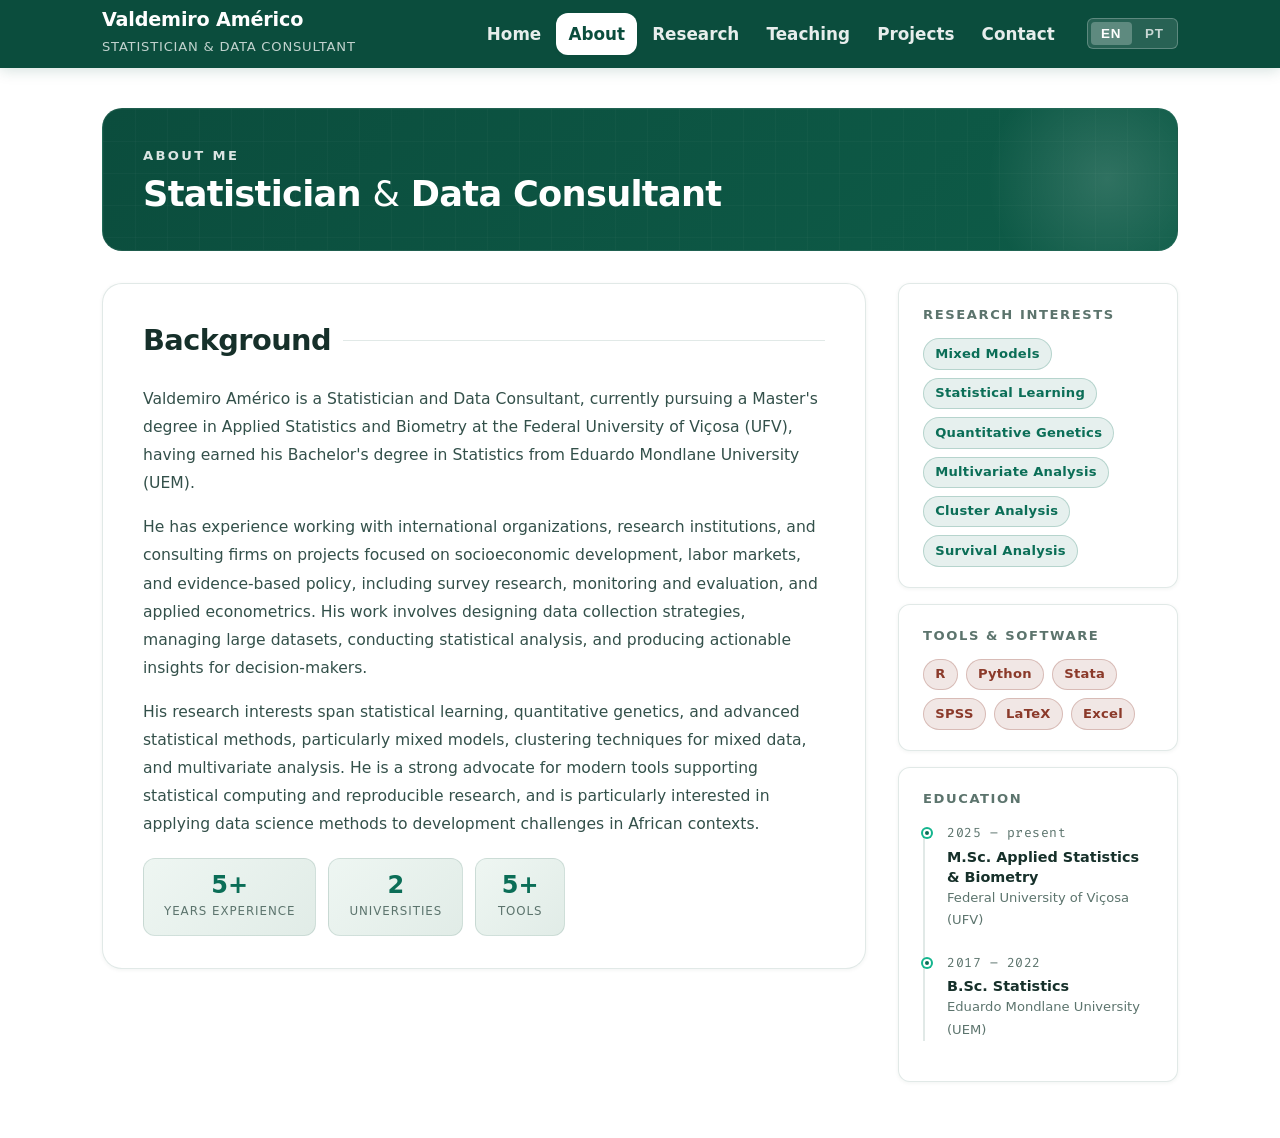
<file: about/index.html>
<!DOCTYPE html>
<html lang="en">
<head>
  <meta charset="UTF-8">
  <meta name="viewport" content="width=device-width, initial-scale=1.0">
  <title>About | Valdemiro Américo</title>
  <link rel="stylesheet" href="/style.css">
  <link rel="canonical" href="https://valdemiroamerico.com/about/">
</head>
<body data-page="about">
<header>
  <nav>
    <div class="nav-brand">
      <h1>Valdemiro Américo</h1>
      <p class="lang-en">Statistician &amp; Data Consultant</p>
      <p class="lang-pt">Estatístico &amp; Consultor de Dados</p>
    </div>
    <div class="nav-right">
      <ul>
        <li><a href="/" data-page="index"><span class="lang-en">Home</span><span class="lang-pt">Início</span></a></li>
        <li><a href="/about/" data-page="about"><span class="lang-en">About</span><span class="lang-pt">Sobre</span></a></li>
        <li><a href="/research/" data-page="research"><span class="lang-en">Research</span><span class="lang-pt">Pesquisa</span></a></li>
        <li><a href="/teaching/" data-page="teaching"><span class="lang-en">Teaching</span><span class="lang-pt">Ensino</span></a></li>
        <li><a href="/projects/" data-page="projects"><span class="lang-en">Projects</span><span class="lang-pt">Projectos</span></a></li>
        <li><a href="/contact/" data-page="contact"><span class="lang-en">Contact</span><span class="lang-pt">Contacto</span></a></li>
      </ul>
      <div class="language-switcher">
        <button onclick="setLanguage('en')" id="btn-en">EN</button>
        <button onclick="setLanguage('pt')" id="btn-pt">PT</button>
      </div>
    </div>
  </nav>
</header>

<main>

  <div class="page-banner">
    <p class="eyebrow lang-en">About me</p>
    <p class="eyebrow lang-pt">Sobre mim</p>
<h2 class="lang-en">Statistician <span class="amp">&amp;</span> Data Consultant</h2>
<h2 class="lang-pt">Estatístico <span class="amp">&amp;</span> Consultor de Dados</h2>
  </div>

  <!-- English -->
  <div class="lang-en">
    <div class="about-grid reveal">
      <div>
        <section class="card reveal">
<h2>Background</h2>
<p>Valdemiro Américo is a Statistician and Data Consultant, currently pursuing a Master's degree in Applied Statistics and Biometry at the Federal University of Viçosa (UFV), having earned his Bachelor's degree in Statistics from Eduardo Mondlane University (UEM).</p>
<p>He has experience working with international organizations, research institutions, and consulting firms on projects focused on socioeconomic development, labor markets, and evidence-based policy, including survey research, monitoring and evaluation, and applied econometrics. His work involves designing data collection strategies, managing large datasets, conducting statistical analysis, and producing actionable insights for decision-makers.</p>
<p>His research interests span statistical learning, quantitative genetics, and advanced statistical methods, particularly mixed models, clustering techniques for mixed data, and multivariate analysis. He is a strong advocate for modern tools supporting statistical computing and reproducible research, and is particularly interested in applying data science methods to development challenges in African contexts.</p>
          <div class="stat-row">
            <div class="stat-pill"><span class="num">5+</span><span class="label">Years Experience</span></div>
            <div class="stat-pill"><span class="num">2</span><span class="label">Universities</span></div>
            <div class="stat-pill"><span class="num">5+</span><span class="label">Tools</span></div>
          </div>
        </section>
      </div>
      <aside>
        <div class="sidebar-card reveal reveal-delay-1">
          <h3>Research Interests</h3>
          <div class="tag-group">
            <span class="tag">Mixed Models</span>
            <span class="tag">Statistical Learning</span>
            <span class="tag">Quantitative Genetics</span>
            <span class="tag">Multivariate Analysis</span>
            <span class="tag">Cluster Analysis</span>
            <span class="tag">Survival Analysis</span>
          </div>
        </div>
        <div class="sidebar-card reveal reveal-delay-2">
          <h3>Tools &amp; Software</h3>
          <div class="tag-group">
            <span class="tag accent">R</span>
            <span class="tag accent">Python</span>
            <span class="tag accent">Stata</span>
            <span class="tag accent">SPSS</span>
            <span class="tag accent">LaTeX</span>
            <span class="tag accent">Excel</span>
          </div>
        </div>
        <div class="sidebar-card reveal reveal-delay-3">
          <h3>Education</h3>
          <div class="timeline">
            <div class="timeline-item">
              <div class="year">2025 – present</div>
              <div class="title">M.Sc. Applied Statistics &amp; Biometry</div>
              <div class="sub">Federal University of Viçosa (UFV)</div>
            </div>
            <div class="timeline-item">
              <div class="year">2017 – 2022</div>
              <div class="title">B.Sc. Statistics</div>
              <div class="sub">Eduardo Mondlane University (UEM)</div>
            </div>
          </div>
        </div>
      </aside>
    </div>
  </div>

  <!-- Portuguese -->
  <div class="lang-pt">
    <div class="about-grid reveal">
      <div>
        <section class="card reveal">
<h2>Perfil</h2>
<p>Valdemiro Américo é Estatístico e Consultor de Dados, actualmente a concluir o Mestrado em Estatística Aplicada e Biometria na Universidade Federal de Viçosa (UFV), Brasil, tendo-se licenciado em Estatística pela Universidade Eduardo Mondlane (UEM).</p>
<p>Tem experiência de trabalho com organizações internacionais, instituições de pesquisa e empresas de consultoria em projectos focados no desenvolvimento socioeconómico, mercados de trabalho e políticas baseadas em evidências, incluindo pesquisas por inquérito, monitoria e avaliação, e econometria aplicada. O seu trabalho envolve a concepção de estratégias de recolha de dados, gestão de grandes conjuntos de dados, condução de análises estatísticas e produção de conhecimentos accionáveis para tomadores de decisão.</p>
<p>Os seus interesses de pesquisa abrangem aprendizado estatístico, genética quantitativa e métodos estatísticos avançados, particularmente modelos mistos, técnicas de clustering para dados mistos e análise multivariada. É um defensor de ferramentas modernas que apoiam a computação estatística e a pesquisa reprodutível, com particular interesse em aplicar métodos de ciência de dados a desafios de desenvolvimento em contextos africanos.</p>
          <div class="stat-row">
            <div class="stat-pill"><span class="num">5+</span><span class="label">Anos Experiência</span></div>
            <div class="stat-pill"><span class="num">2</span><span class="label">Universidades</span></div>
            <div class="stat-pill"><span class="num">5+</span><span class="label">Ferramentas</span></div>
          </div>
        </section>
      </div>
      <aside>
        <div class="sidebar-card reveal reveal-delay-1">
          <h3>Interesses de Pesquisa</h3>
          <div class="tag-group">
            <span class="tag">Modelos Mistos</span>
            <span class="tag">Aprendizado Estatístico</span>
            <span class="tag">Genética Quantitativa</span>
            <span class="tag">Análise Multivariada</span>
            <span class="tag">Análise de Cluster</span>
            <span class="tag">Análise de Sobrevivência</span>
          </div>
        </div>
        <div class="sidebar-card reveal reveal-delay-2">
          <h3>Ferramentas</h3>
          <div class="tag-group">
            <span class="tag accent">R</span>
            <span class="tag accent">Python</span>
            <span class="tag accent">Stata</span>
            <span class="tag accent">SPSS</span>
            <span class="tag accent">LaTeX</span>
            <span class="tag accent">Excel</span>
          </div>
        </div>
        <div class="sidebar-card reveal reveal-delay-3">
          <h3>Formação</h3>
          <div class="timeline">
            <div class="timeline-item">
              <div class="year">2025 – presente</div>
              <div class="title">Mestrado em Estatística Aplicada e Biometria</div>
              <div class="sub">Universidade Federal de Viçosa (UFV)</div>
            </div>
            <div class="timeline-item">
              <div class="year">2017 – 2022</div>
              <div class="title">Licenciatura em Estatística</div>
              <div class="sub">Universidade Eduardo Mondlane (UEM)</div>
            </div>
          </div>
        </div>
      </aside>
    </div>
  </div>

</main>

<script>
  function setLanguage(lang) {
    document.body.setAttribute('data-lang', lang);
    localStorage.setItem('preferredLanguage', lang);
    document.getElementById('btn-en').classList.toggle('active', lang === 'en');
    document.getElementById('btn-pt').classList.toggle('active', lang === 'pt');
  }
  window.addEventListener('DOMContentLoaded', function () {
    const savedLang = localStorage.getItem('preferredLanguage') || 'en';
    setLanguage(savedLang);
    document.querySelectorAll('nav a[data-page="about"]').forEach(a => a.classList.add('active-page'));
  });
</script>

<script>
  const revealObserver = new IntersectionObserver((entries) => {
    entries.forEach(entry => {
      if (entry.isIntersecting) {
        entry.target.classList.add('visible');
      }
    });
  }, { threshold: 0.12 });
  document.querySelectorAll('.reveal').forEach(el => revealObserver.observe(el));
</script>
</body>
</html>
</file>
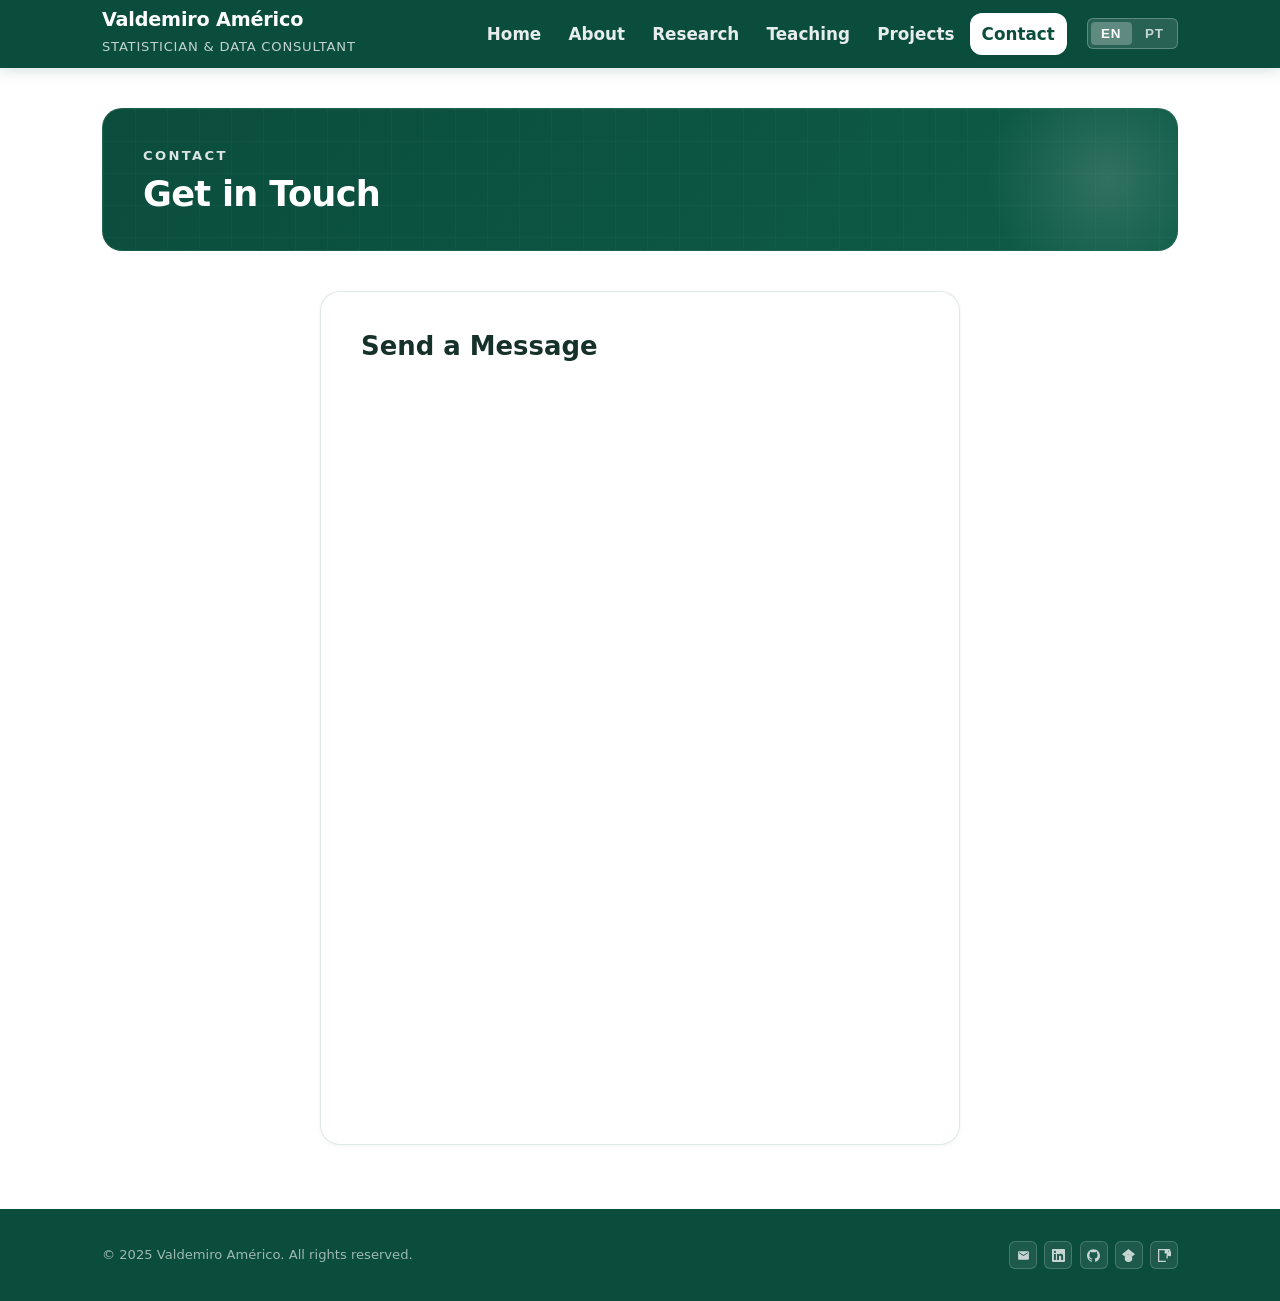
<file: contact/index.html>
<!DOCTYPE html>
<html lang="en">
<head>
  <meta charset="UTF-8">
  <meta name="viewport" content="width=device-width, initial-scale=1.0">
  <title>Contact | Valdemiro Américo</title>
  <link rel="stylesheet" href="/style.css">
  <link rel="canonical" href="https://valdemiroamerico.com/contact/">
</head>
<body data-page="contact">
<header>
  <nav>
    <div class="nav-brand">
      <h1>Valdemiro Américo</h1>
      <p class="lang-en">Statistician &amp; Data Consultant</p>
      <p class="lang-pt">Estatístico &amp; Consultor de Dados</p>
    </div>
    <div class="nav-right">
      <ul>
        <li><a href="/" data-page="index"><span class="lang-en">Home</span><span class="lang-pt">Início</span></a></li>
        <li><a href="/about/" data-page="about"><span class="lang-en">About</span><span class="lang-pt">Sobre</span></a></li>
        <li><a href="/research/" data-page="research"><span class="lang-en">Research</span><span class="lang-pt">Pesquisa</span></a></li>
        <li><a href="/teaching/" data-page="teaching"><span class="lang-en">Teaching</span><span class="lang-pt">Ensino</span></a></li>
        <li><a href="/projects/" data-page="projects"><span class="lang-en">Projects</span><span class="lang-pt">Projectos</span></a></li>
        <li><a href="/contact/" data-page="contact"><span class="lang-en">Contact</span><span class="lang-pt">Contacto</span></a></li>
      </ul>
      <div class="language-switcher">
        <button onclick="setLanguage('en')" id="btn-en">EN</button>
        <button onclick="setLanguage('pt')" id="btn-pt">PT</button>
      </div>
    </div>
  </nav>
</header>

<main>

  <div class="page-banner">
    <p class="eyebrow lang-en">Contact</p>
    <p class="eyebrow lang-pt">Contato</p>
    <h2 class="lang-en">Get in Touch</h2>
    <h2 class="lang-pt">Entre em Contato</h2>
  </div>

  
<div class="card" style="max-width: 640px; margin: 2.5rem auto 0;">
    <h2 class="lang-en">Send a Message</h2>
    <h2 class="lang-pt">Enviar Mensagem</h2>
    <div style="margin-top: 1.5rem; border-radius: var(--radius-md); overflow: hidden;">
      <iframe src="https://docs.google.com/forms/d/e/1FAIpQLSfTDUK2wiDPff9qVqosqgJJvQCSK2IEpY6b7rnq_AUvt1gWHw/viewform?embedded=true"
              width="100%" height="720" frameborder="0" marginheight="0" marginwidth="0"
              style="display:block;">Loading…</iframe>
    </div>
  </div>
</main>

<script>
  function setLanguage(lang) {
    document.body.setAttribute('data-lang', lang);
    localStorage.setItem('preferredLanguage', lang);
    document.getElementById('btn-en').classList.toggle('active', lang === 'en');
    document.getElementById('btn-pt').classList.toggle('active', lang === 'pt');
  }
  window.addEventListener('DOMContentLoaded', function () {
    const savedLang = localStorage.getItem('preferredLanguage') || 'en';
    setLanguage(savedLang);
    document.querySelectorAll('nav a[data-page="contact"]').forEach(a => a.classList.add('active-page'));
  });
</script>
<footer>
  <div class="footer-inner">
    <div>
      <div class="footer-copy lang-en">&copy; 2025 Valdemiro Américo. All rights reserved.</div>
      <div class="footer-copy lang-pt">&copy; 2025 Valdemiro Américo. Todos os direitos reservados.</div>
    </div>
    <div class="footer-socials">
      <!-- Email -->
      <a class="footer-social-link" href="mailto:valdemiroeusebio2@gmail.com" title="Email">
        <svg viewBox="0 0 24 24" xmlns="http://www.w3.org/2000/svg"><path d="M20 4H4c-1.1 0-2 .9-2 2v12c0 1.1.9 2 2 2h16c1.1 0 2-.9 2-2V6c0-1.1-.9-2-2-2zm0 4-8 5-8-5V6l8 5 8-5v2z"/></svg>
      </a>
      <!-- LinkedIn -->
      <a class="footer-social-link" href="https://www.linkedin.com/in/valdemiroamerico/" target="_blank" rel="noopener" title="LinkedIn">
        <svg viewBox="0 0 24 24" xmlns="http://www.w3.org/2000/svg"><path d="M20.447 20.452h-3.554v-5.569c0-1.328-.027-3.037-1.852-3.037-1.853 0-2.136 1.445-2.136 2.939v5.667H9.351V9h3.414v1.561h.046c.477-.9 1.637-1.85 3.37-1.85 3.601 0 4.267 2.37 4.267 5.455v6.286zM5.337 7.433a2.062 2.062 0 0 1-2.063-2.065 2.064 2.064 0 1 1 2.063 2.065zm1.782 13.019H3.555V9h3.564v11.452zM22.225 0H1.771C.792 0 0 .774 0 1.729v20.542C0 23.227.792 24 1.771 24h20.451C23.2 24 24 23.227 24 22.271V1.729C24 .774 23.2 0 22.222 0h.003z"/></svg>
      </a>
      <!-- GitHub -->
      <a class="footer-social-link" href="https://github.com/ValdemiroAmerico" target="_blank" rel="noopener" title="GitHub">
        <svg viewBox="0 0 24 24" xmlns="http://www.w3.org/2000/svg"><path d="M12 .297c-6.63 0-12 5.373-12 12 0 5.303 3.438 9.8 8.205 11.385.6.113.82-.258.82-.577 0-.285-.01-1.04-.015-2.04-3.338.724-4.042-1.61-4.042-1.61C4.422 18.07 3.633 17.7 3.633 17.7c-1.087-.744.084-.729.084-.729 1.205.084 1.838 1.236 1.838 1.236 1.07 1.835 2.809 1.305 3.495.998.108-.776.417-1.305.76-1.605-2.665-.3-5.466-1.332-5.466-5.93 0-1.31.465-2.38 1.235-3.22-.135-.303-.54-1.523.105-3.176 0 0 1.005-.322 3.3 1.23.96-.267 1.98-.399 3-.405 1.02.006 2.04.138 3 .405 2.28-1.552 3.285-1.23 3.285-1.23.645 1.653.24 2.873.12 3.176.765.84 1.23 1.91 1.23 3.22 0 4.61-2.805 5.625-5.475 5.92.42.36.81 1.096.81 2.22 0 1.606-.015 2.896-.015 3.286 0 .315.21.69.825.57C20.565 22.092 24 17.592 24 12.297c0-6.627-5.373-12-12-12"/></svg>
      </a>
      <!-- Google Scholar -->
      <a class="footer-social-link" href="https://scholar.google.com/citations?user=valdemiro-americo" target="_blank" rel="noopener" title="Google Scholar">
        <svg viewBox="0 0 24 24" xmlns="http://www.w3.org/2000/svg"><path d="M5.242 13.769 0 9.5 12 0l12 9.5-5.242 4.269C17.548 11.249 14.978 9.5 12 9.5c-2.977 0-5.548 1.748-6.758 4.269zM12 10a7 7 0 1 0 0 14 7 7 0 0 0 0-14z"/></svg>
      </a>
      <!-- ResearchGate -->
      <a class="footer-social-link" href="https://www.researchgate.net/profile/Valdemiro-Americo" target="_blank" rel="noopener" title="ResearchGate">
        <svg viewBox="0 0 24 24" xmlns="http://www.w3.org/2000/svg"><path d="M19.586 0c-.818 0-1.508.19-2.073.565-.563.377-.97.936-1.213 1.68a12.193 12.193 0 0 0-.368 3.12 21.27 21.27 0 0 0 .183 2.923c.26 1.58.822 2.854 1.687 3.816.863.963 2.065 1.445 3.605 1.445.857 0 1.63-.2 2.318-.598a4.318 4.318 0 0 0 1.6-1.64 4.91 4.91 0 0 0 .586-2.39 4.91 4.91 0 0 0-.586-2.392 4.318 4.318 0 0 0-1.6-1.64C23.06 4.504 22.286 4.305 21.43 4.305c-.64 0-1.224.13-1.75.388a3.545 3.545 0 0 0-1.274 1.073c.07-.786.236-1.407.5-1.864.26-.455.618-.683 1.073-.683.34 0 .612.096.818.29.204.192.356.476.455.852l2.226-.3c-.173-.844-.53-1.508-1.07-1.99C21.87.26 21.128.002 20.235 0zm-3.905 10.79v6.58h2.38v-6.58zm1.19-3.946a1.343 1.343 0 1 0 0 2.686 1.343 1.343 0 0 0 0-2.686zM0 0v24h14.47v-2.344H2.344V2.344h9.87V8.47h6.126V0z"/></svg>
      </a>
    </div>
  </div>
</footer>

</body>
</html>
</file>
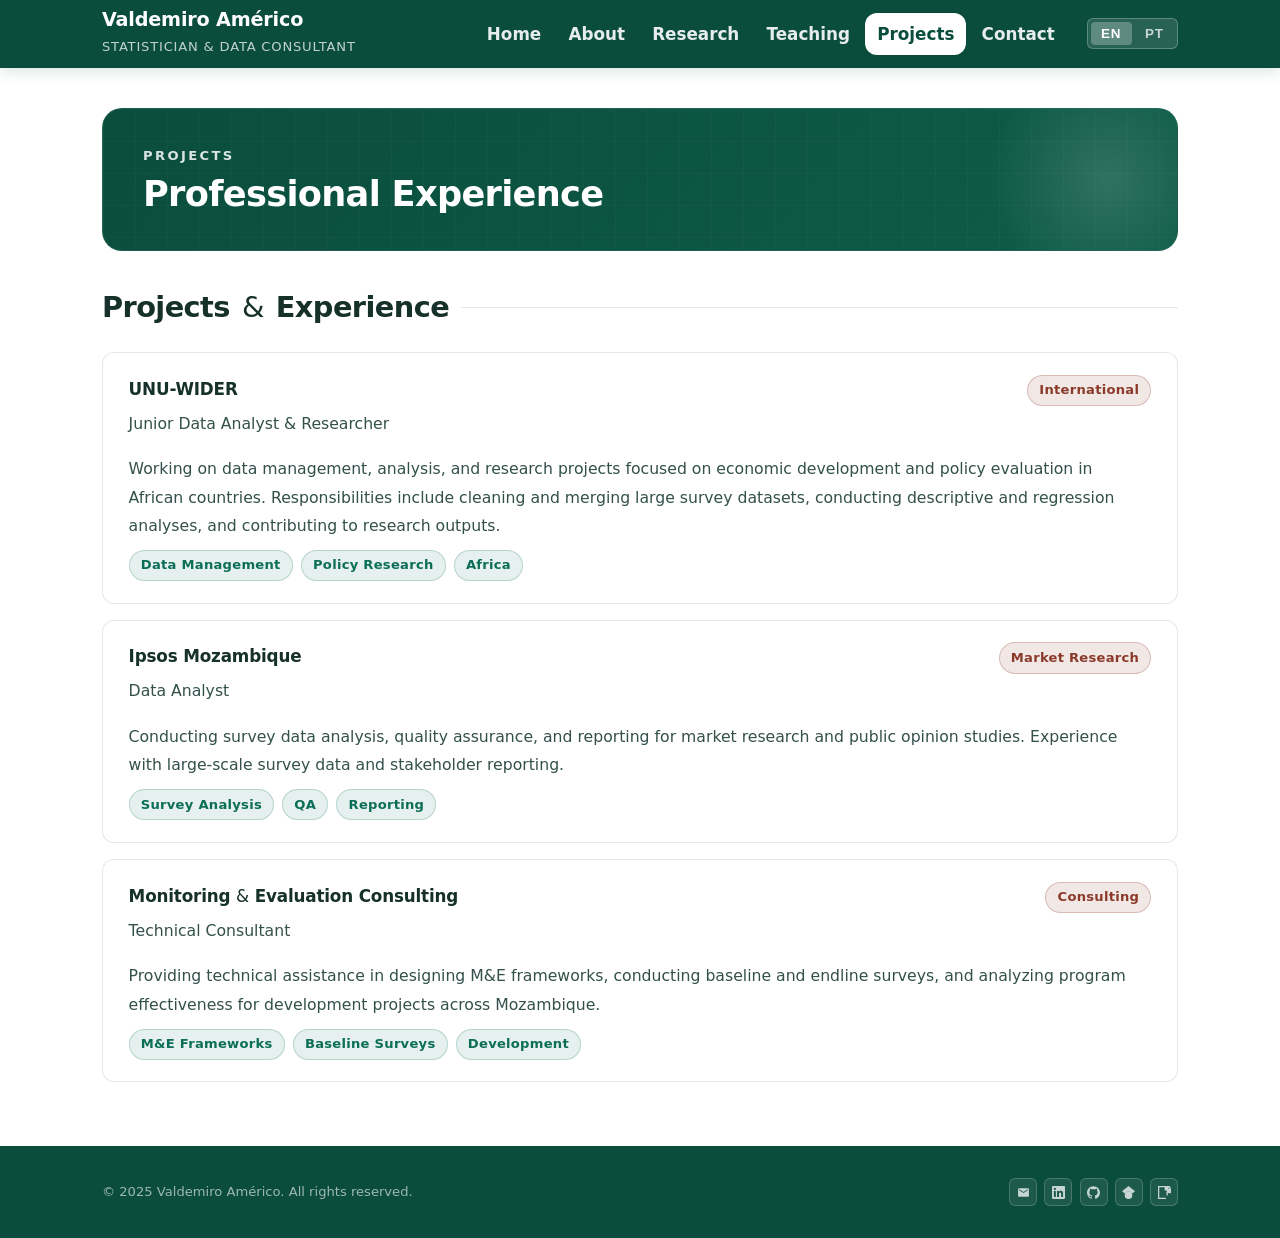
<file: projects/index.html>
<!DOCTYPE html>
<html lang="en">
<head>
  <meta charset="UTF-8">
  <meta name="viewport" content="width=device-width, initial-scale=1.0">
  <title>Projects | Valdemiro Américo</title>
  <link rel="stylesheet" href="/style.css">
  <link rel="canonical" href="https://valdemiroamerico.com/projects/">
</head>
<body data-page="projects">
<header>
  <nav>
    <div class="nav-brand">
      <h1>Valdemiro Américo</h1>
      <p class="lang-en">Statistician &amp; Data Consultant</p>
      <p class="lang-pt">Estatístico &amp; Consultor de Dados</p>
    </div>
    <div class="nav-right">
      <ul>
        <li><a href="/" data-page="index"><span class="lang-en">Home</span><span class="lang-pt">Início</span></a></li>
        <li><a href="/about/" data-page="about"><span class="lang-en">About</span><span class="lang-pt">Sobre</span></a></li>
        <li><a href="/research/" data-page="research"><span class="lang-en">Research</span><span class="lang-pt">Pesquisa</span></a></li>
        <li><a href="/teaching/" data-page="teaching"><span class="lang-en">Teaching</span><span class="lang-pt">Ensino</span></a></li>
        <li><a href="/projects/" data-page="projects"><span class="lang-en">Projects</span><span class="lang-pt">Projectos</span></a></li>
        <li><a href="/contact/" data-page="contact"><span class="lang-en">Contact</span><span class="lang-pt">Contacto</span></a></li>
      </ul>
      <div class="language-switcher">
        <button onclick="setLanguage('en')" id="btn-en">EN</button>
        <button onclick="setLanguage('pt')" id="btn-pt">PT</button>
      </div>
    </div>
  </nav>
</header>

<main>

  <div class="page-banner">
    <p class="eyebrow lang-en">Projects</p>
    <p class="eyebrow lang-pt">Projectos</p>
    <h2 class="lang-en">Professional Experience</h2>
    <h2 class="lang-pt">Experiência Profissional</h2>
  </div>

  <!-- English -->
  <div class="lang-en">
    <section>
      <h2>Projects <span class="amp">&amp;</span> Experience</h2>
      <div class="item-list">

        <div class="item-card">
          <div class="item-header">
            <div>
              <h3>UNU-WIDER</h3>
              <p class="item-role">Junior Data Analyst &amp; Researcher</p>
            </div>
            <span class="tag accent">International</span>
          </div>
          <p>Working on data management, analysis, and research projects focused on economic development and policy evaluation in African countries. Responsibilities include cleaning and merging large survey datasets, conducting descriptive and regression analyses, and contributing to research outputs.</p>
          <div class="meta">
            <span class="tag">Data Management</span>
            <span class="tag">Policy Research</span>
            <span class="tag">Africa</span>
          </div>
        </div>

        <div class="item-card">
          <div class="item-header">
            <div>
              <h3>Ipsos Mozambique</h3>
              <p class="item-role">Data Analyst</p>
            </div>
            <span class="tag accent">Market Research</span>
          </div>
          <p>Conducting survey data analysis, quality assurance, and reporting for market research and public opinion studies. Experience with large-scale survey data and stakeholder reporting.</p>
          <div class="meta">
            <span class="tag">Survey Analysis</span>
            <span class="tag">QA</span>
            <span class="tag">Reporting</span>
          </div>
        </div>

        <div class="item-card">
          <div class="item-header">
            <div>
              <h3>Monitoring <span class="amp">&amp;</span> Evaluation Consulting</h3>
              <p class="item-role">Technical Consultant</p>
            </div>
            <span class="tag accent">Consulting</span>
          </div>
          <p>Providing technical assistance in designing M&amp;E frameworks, conducting baseline and endline surveys, and analyzing program effectiveness for development projects across Mozambique.</p>
          <div class="meta">
            <span class="tag">M&amp;E Frameworks</span>
            <span class="tag">Baseline Surveys</span>
            <span class="tag">Development</span>
          </div>
        </div>

      </div>
    </section>
  </div>

  <!-- Portuguese -->
  <div class="lang-pt">
    <section>
      <h2>Projetos e Experiência</h2>
      <div class="item-list">

        <div class="item-card">
          <div class="item-header">
            <div>
              <h3>UNU-WIDER</h3>
              <p class="item-role">Analista de Dados Júnior e Investigador</p>
            </div>
            <span class="tag accent">Internacional</span>
          </div>
          <p>Trabalhando em projetos de gestão de dados, análise e pesquisa focados no desenvolvimento económico e avaliação de políticas em países africanos. Responsabilidades incluem limpeza e fusão de grandes conjuntos de dados de inquéritos e contribuição para publicações de pesquisa.</p>
          <div class="meta">
            <span class="tag">Gestão de Dados</span>
            <span class="tag">Pesquisa de Políticas</span>
            <span class="tag">África</span>
          </div>
        </div>

        <div class="item-card">
          <div class="item-header">
            <div>
              <h3>Ipsos Moçambique</h3>
              <p class="item-role">Analista de Dados</p>
            </div>
            <span class="tag accent">Pesquisa de Mercado</span>
          </div>
          <p>Conduzindo análise de dados de inquéritos, garantia de qualidade e elaboração de relatórios para estudos de pesquisa de mercado e opinião pública em larga escala.</p>
          <div class="meta">
            <span class="tag">Análise de Inquéritos</span>
            <span class="tag">Controlo de Qualidade</span>
            <span class="tag">Relatórios</span>
          </div>
        </div>

        <div class="item-card">
          <div class="item-header">
            <div>
              <h3>Consultoria em Monitoria e Avaliação</h3>
              <p class="item-role">Consultor Técnico</p>
            </div>
            <span class="tag accent">Consultoria</span>
          </div>
          <p>Fornecendo assistência técnica na conceção de quadros de M&amp;A, condução de inquéritos de linha de base e final, e análise da eficácia de programas de desenvolvimento em Moçambique.</p>
          <div class="meta">
            <span class="tag">Quadros M&amp;A</span>
            <span class="tag">Inquéritos de Linha de Base</span>
            <span class="tag">Desenvolvimento</span>
          </div>
        </div>

      </div>
    </section>
  </div>

</main>

<script>
  function setLanguage(lang) {
    document.body.setAttribute('data-lang', lang);
    localStorage.setItem('preferredLanguage', lang);
    document.getElementById('btn-en').classList.toggle('active', lang === 'en');
    document.getElementById('btn-pt').classList.toggle('active', lang === 'pt');
  }
  window.addEventListener('DOMContentLoaded', function () {
    const savedLang = localStorage.getItem('preferredLanguage') || 'en';
    setLanguage(savedLang);
    document.querySelectorAll('nav a[data-page="projects"]').forEach(a => a.classList.add('active-page'));
  });
</script>
<footer>
  <div class="footer-inner">
    <div>
      <div class="footer-copy lang-en">&copy; 2025 Valdemiro Américo. All rights reserved.</div>
      <div class="footer-copy lang-pt">&copy; 2025 Valdemiro Américo. Todos os direitos reservados.</div>
    </div>
    <div class="footer-socials">
      <!-- Email -->
      <a class="footer-social-link" href="mailto:valdemiroeusebio2@gmail.com" title="Email">
        <svg viewBox="0 0 24 24" xmlns="http://www.w3.org/2000/svg"><path d="M20 4H4c-1.1 0-2 .9-2 2v12c0 1.1.9 2 2 2h16c1.1 0 2-.9 2-2V6c0-1.1-.9-2-2-2zm0 4-8 5-8-5V6l8 5 8-5v2z"/></svg>
      </a>
      <!-- LinkedIn -->
      <a class="footer-social-link" href="https://www.linkedin.com/in/valdemiroamerico/" target="_blank" rel="noopener" title="LinkedIn">
        <svg viewBox="0 0 24 24" xmlns="http://www.w3.org/2000/svg"><path d="M20.447 20.452h-3.554v-5.569c0-1.328-.027-3.037-1.852-3.037-1.853 0-2.136 1.445-2.136 2.939v5.667H9.351V9h3.414v1.561h.046c.477-.9 1.637-1.85 3.37-1.85 3.601 0 4.267 2.37 4.267 5.455v6.286zM5.337 7.433a2.062 2.062 0 0 1-2.063-2.065 2.064 2.064 0 1 1 2.063 2.065zm1.782 13.019H3.555V9h3.564v11.452zM22.225 0H1.771C.792 0 0 .774 0 1.729v20.542C0 23.227.792 24 1.771 24h20.451C23.2 24 24 23.227 24 22.271V1.729C24 .774 23.2 0 22.222 0h.003z"/></svg>
      </a>
      <!-- GitHub -->
      <a class="footer-social-link" href="https://github.com/ValdemiroAmerico" target="_blank" rel="noopener" title="GitHub">
        <svg viewBox="0 0 24 24" xmlns="http://www.w3.org/2000/svg"><path d="M12 .297c-6.63 0-12 5.373-12 12 0 5.303 3.438 9.8 8.205 11.385.6.113.82-.258.82-.577 0-.285-.01-1.04-.015-2.04-3.338.724-4.042-1.61-4.042-1.61C4.422 18.07 3.633 17.7 3.633 17.7c-1.087-.744.084-.729.084-.729 1.205.084 1.838 1.236 1.838 1.236 1.07 1.835 2.809 1.305 3.495.998.108-.776.417-1.305.76-1.605-2.665-.3-5.466-1.332-5.466-5.93 0-1.31.465-2.38 1.235-3.22-.135-.303-.54-1.523.105-3.176 0 0 1.005-.322 3.3 1.23.96-.267 1.98-.399 3-.405 1.02.006 2.04.138 3 .405 2.28-1.552 3.285-1.23 3.285-1.23.645 1.653.24 2.873.12 3.176.765.84 1.23 1.91 1.23 3.22 0 4.61-2.805 5.625-5.475 5.92.42.36.81 1.096.81 2.22 0 1.606-.015 2.896-.015 3.286 0 .315.21.69.825.57C20.565 22.092 24 17.592 24 12.297c0-6.627-5.373-12-12-12"/></svg>
      </a>
      <!-- Google Scholar -->
      <a class="footer-social-link" href="https://scholar.google.com/citations?user=valdemiroamerico" target="_blank" rel="noopener" title="Google Scholar">
        <svg viewBox="0 0 24 24" xmlns="http://www.w3.org/2000/svg"><path d="M5.242 13.769 0 9.5 12 0l12 9.5-5.242 4.269C17.548 11.249 14.978 9.5 12 9.5c-2.977 0-5.548 1.748-6.758 4.269zM12 10a7 7 0 1 0 0 14 7 7 0 0 0 0-14z"/></svg>
      </a>
      <!-- ResearchGate -->
      <a class="footer-social-link" href="https://www.researchgate.net/profile/Valdemiro-Americo" target="_blank" rel="noopener" title="ResearchGate">
        <svg viewBox="0 0 24 24" xmlns="http://www.w3.org/2000/svg"><path d="M19.586 0c-.818 0-1.508.19-2.073.565-.563.377-.97.936-1.213 1.68a12.193 12.193 0 0 0-.368 3.12 21.27 21.27 0 0 0 .183 2.923c.26 1.58.822 2.854 1.687 3.816.863.963 2.065 1.445 3.605 1.445.857 0 1.63-.2 2.318-.598a4.318 4.318 0 0 0 1.6-1.64 4.91 4.91 0 0 0 .586-2.39 4.91 4.91 0 0 0-.586-2.392 4.318 4.318 0 0 0-1.6-1.64C23.06 4.504 22.286 4.305 21.43 4.305c-.64 0-1.224.13-1.75.388a3.545 3.545 0 0 0-1.274 1.073c.07-.786.236-1.407.5-1.864.26-.455.618-.683 1.073-.683.34 0 .612.096.818.29.204.192.356.476.455.852l2.226-.3c-.173-.844-.53-1.508-1.07-1.99C21.87.26 21.128.002 20.235 0zm-3.905 10.79v6.58h2.38v-6.58zm1.19-3.946a1.343 1.343 0 1 0 0 2.686 1.343 1.343 0 0 0 0-2.686zM0 0v24h14.47v-2.344H2.344V2.344h9.87V8.47h6.126V0z"/></svg>
      </a>
    </div>
  </div>
</footer>

</body>
</html>
</file>
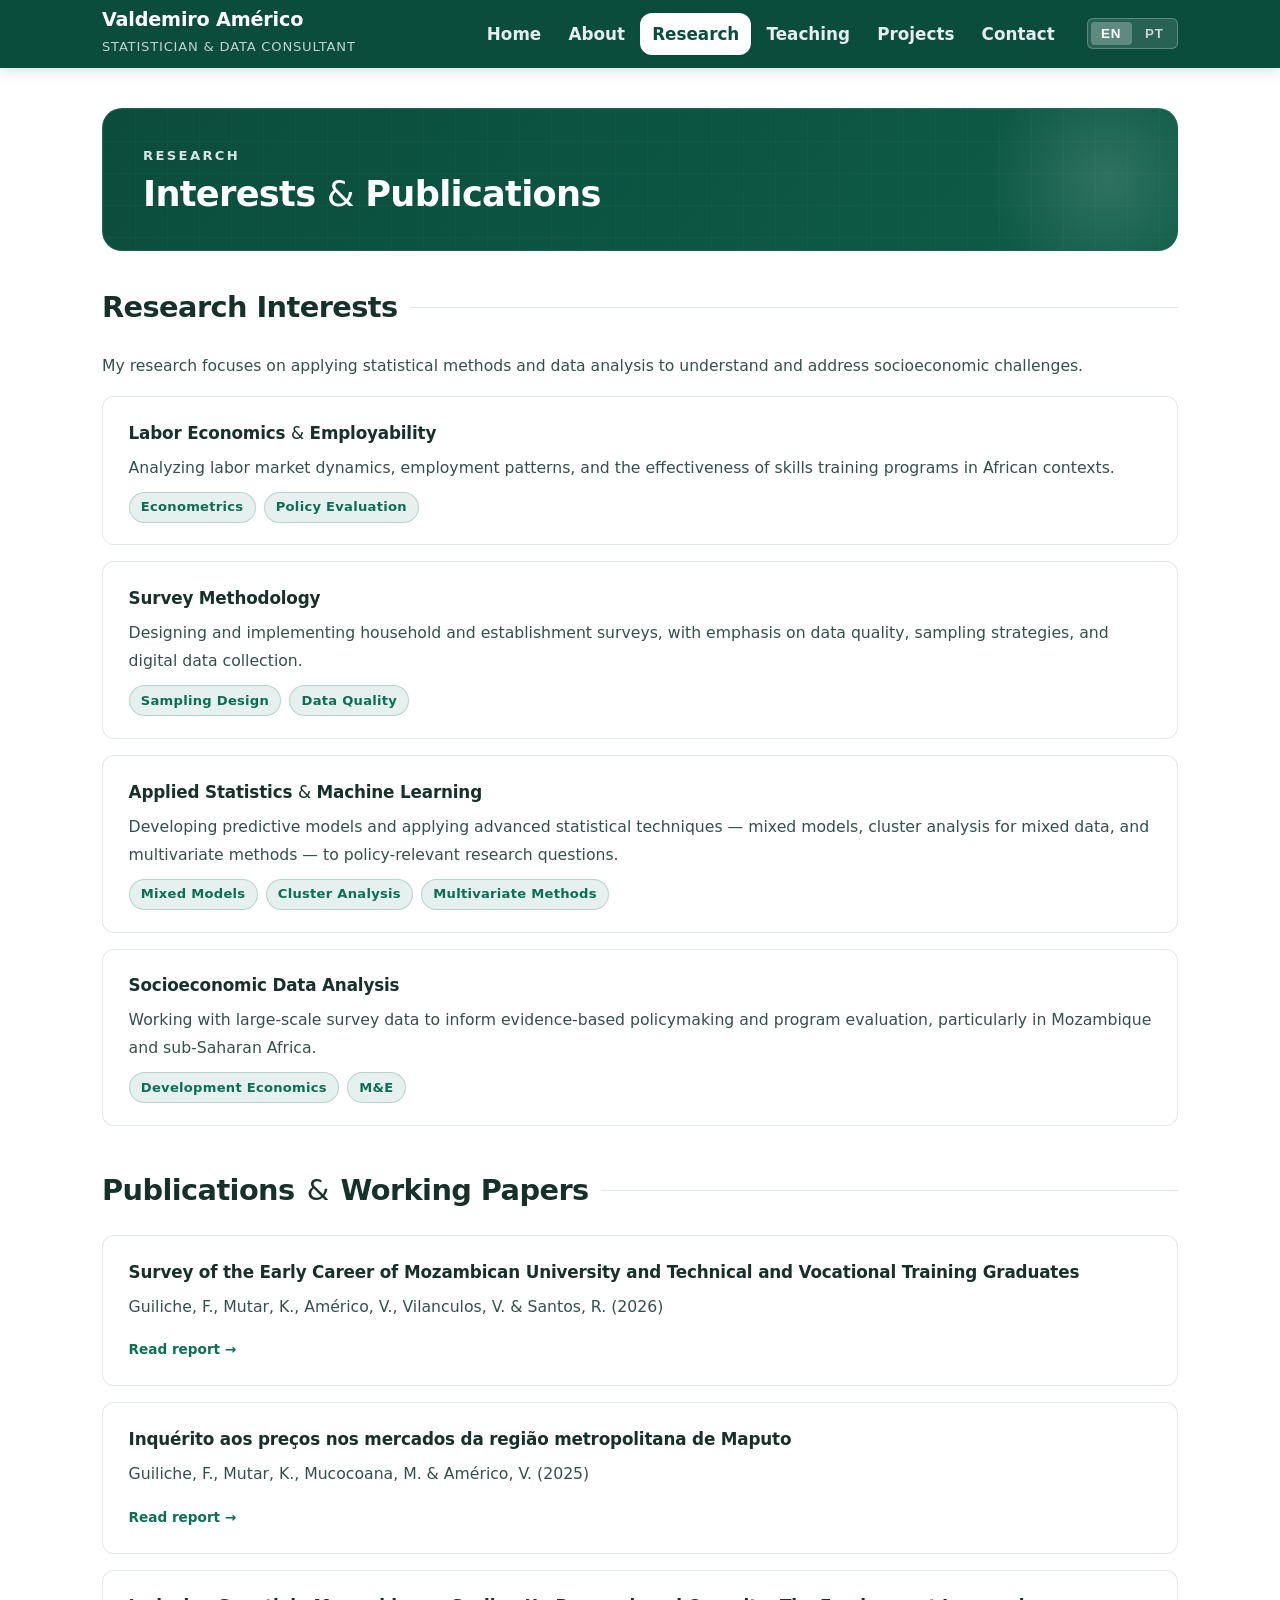
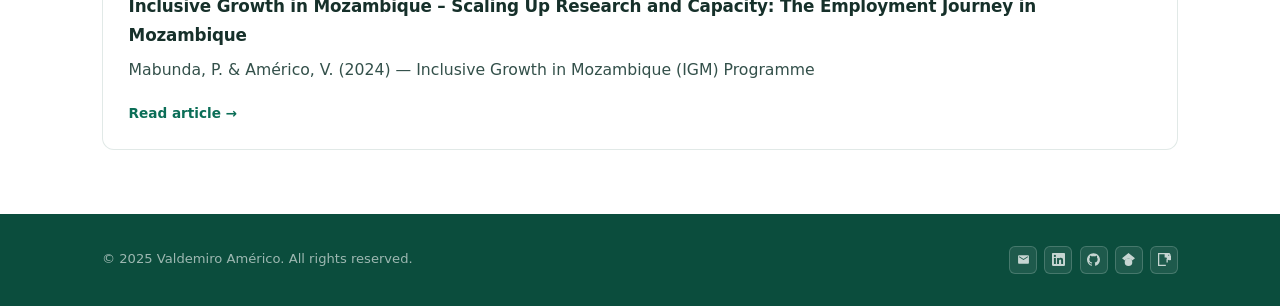
<file: research/index.html>
<!DOCTYPE html>
<html lang="en">
<head>
  <meta charset="UTF-8">
  <meta name="viewport" content="width=device-width, initial-scale=1.0">
  <title>Research | Valdemiro Américo</title>
  <link rel="stylesheet" href="/style.css">
  <link rel="canonical" href="https://valdemiroamerico.com/research/">
</head>
<body data-page="research">
<header>
  <nav>
    <div class="nav-brand">
      <h1>Valdemiro Américo</h1>
      <p class="lang-en">Statistician &amp; Data Consultant</p>
      <p class="lang-pt">Estatístico &amp; Consultor de Dados</p>
    </div>
    <div class="nav-right">
      <ul>
        <li><a href="/" data-page="index"><span class="lang-en">Home</span><span class="lang-pt">Início</span></a></li>
        <li><a href="/about/" data-page="about"><span class="lang-en">About</span><span class="lang-pt">Sobre</span></a></li>
        <li><a href="/research/" data-page="research"><span class="lang-en">Research</span><span class="lang-pt">Pesquisa</span></a></li>
        <li><a href="/teaching/" data-page="teaching"><span class="lang-en">Teaching</span><span class="lang-pt">Ensino</span></a></li>
        <li><a href="/projects/" data-page="projects"><span class="lang-en">Projects</span><span class="lang-pt">Projetos</span></a></li>
        <li><a href="/contact/" data-page="contact"><span class="lang-en">Contact</span><span class="lang-pt">Contato</span></a></li>
      </ul>
      <div class="language-switcher">
        <button onclick="setLanguage('en')" id="btn-en">EN</button>
        <button onclick="setLanguage('pt')" id="btn-pt">PT</button>
      </div>
    </div>
  </nav>
</header>

<main>

  <div class="page-banner">
    <p class="eyebrow lang-en">Research</p>
    <p class="eyebrow lang-pt">Pesquisa</p>
<h2 class="lang-en">Interests <span class="amp">&amp;</span> Publications</h2>
<h2 class="lang-pt">Interesses <span class="amp">&amp;</span> Publicações</h2>
  </div>

  <!-- English -->
  <div class="lang-en">
    <section>
      <h2>Research Interests</h2>
      <p>My research focuses on applying statistical methods and data analysis to understand and address socioeconomic challenges.</p>
      <div class="item-list">
        <div class="item-card">
          <h3>Labor Economics <span class="amp">&amp;</span> Employability</h3>
          <p>Analyzing labor market dynamics, employment patterns, and the effectiveness of skills training programs in African contexts.</p>
          <div class="meta">
            <span class="tag">Econometrics</span>
            <span class="tag">Policy Evaluation</span>
          </div>
        </div>
        <div class="item-card">
          <h3>Survey Methodology</h3>
          <p>Designing and implementing household and establishment surveys, with emphasis on data quality, sampling strategies, and digital data collection.</p>
          <div class="meta">
            <span class="tag">Sampling Design</span>
            <span class="tag">Data Quality</span>
          </div>
        </div>
        <div class="item-card">
          <h3>Applied Statistics <span class="amp">&amp;</span> Machine Learning</h3>
          <p>Developing predictive models and applying advanced statistical techniques — mixed models, cluster analysis for mixed data, and multivariate methods — to policy-relevant research questions.</p>
          <div class="meta">
            <span class="tag">Mixed Models</span>
            <span class="tag">Cluster Analysis</span>
            <span class="tag">Multivariate Methods</span>
          </div>
        </div>
        <div class="item-card">
          <h3>Socioeconomic Data Analysis</h3>
          <p>Working with large-scale survey data to inform evidence-based policymaking and program evaluation, particularly in Mozambique and sub-Saharan Africa.</p>
          <div class="meta">
            <span class="tag">Development Economics</span>
            <span class="tag">M&amp;E</span>
          </div>
        </div>
      </div>
    </section>

<section style="margin-top: 2.5rem;">
  <h2>Publications <span class="amp">&amp;</span> Working Papers</h2>
  <div class="item-list">

    <div class="item-card">
      <h3>Survey of the Early Career of Mozambican University and Technical and Vocational Training Graduates</h3>
      <p class="item-role">Guiliche, F., Mutar, K., Américo, V., Vilanculos, V. &amp; Santos, R. (2026)</p>
      <a href="https://igmozambique.wider.unu.edu/report/survey-early-career-mozambican-university-and-technical-and-vocational-training-graduates" target="_blank" rel="noopener" class="pub-link">Read report →</a>
    </div>

    <div class="item-card">
      <h3>Inquérito aos preços nos mercados da região metropolitana de Maputo</h3>
      <p class="item-role">Guiliche, F., Mutar, K., Mucocoana, M. &amp; Américo, V. (2025)</p>
      <a href="https://igmozambique.wider.unu.edu/report/market-price-survey-greater-maputo" target="_blank" rel="noopener" class="pub-link">Read report →</a>
    </div>

    <div class="item-card">
      <h3>Inclusive Growth in Mozambique – Scaling Up Research and Capacity: The Employment Journey in Mozambique</h3>
      <p class="item-role">Mabunda, P. &amp; Américo, V. (2024) — Inclusive Growth in Mozambique (IGM) Programme</p>
      <a href="https://igmozambique.wider.unu.edu/opinion/employment-journey-mozambique" target="_blank" rel="noopener" class="pub-link">Read article →</a>
    </div>

  </div>
</section>
  </div>

  <!-- Portuguese -->
  <div class="lang-pt">
    <section>
      <h2>Interesses de Pesquisa</h2>
      <p>Minha pesquisa se concentra na aplicação de métodos estatísticos e análise de dados para compreender desafios socioeconómicos.</p>
      <div class="item-list">
        <div class="item-card">
          <h3>Economia do Trabalho e Empregabilidade</h3>
          <p>Análise da dinâmica do mercado de trabalho, padrões de emprego e eficácia de programas de formação profissional em contextos africanos.</p>
          <div class="meta">
            <span class="tag">Econometria</span>
            <span class="tag">Avaliação de Políticas</span>
          </div>
        </div>
        <div class="item-card">
          <h3>Metodologia de Inquéritos</h3>
          <p>Conceção e implementação de inquéritos domiciliares e empresariais, com ênfase na qualidade dos dados, estratégias de amostragem e coleta digital.</p>
          <div class="meta">
            <span class="tag">Delineamento Amostral</span>
            <span class="tag">Qualidade de Dados</span>
          </div>
        </div>
        <div class="item-card">
          <h3>Estatística Aplicada e Aprendizado de Máquina</h3>
          <p>Desenvolvimento de modelos preditivos e aplicação de técnicas avançadas — modelos mistos, análise de cluster e métodos multivariados — a questões de pesquisa relevantes para políticas públicas.</p>
          <div class="meta">
            <span class="tag">Modelos Mistos</span>
            <span class="tag">Análise de Cluster</span>
            <span class="tag">Métodos Multivariados</span>
          </div>
        </div>
        <div class="item-card">
          <h3>Análise de Dados Socioeconómicos</h3>
          <p>Trabalho com dados de inquéritos em grande escala para informar políticas baseadas em evidências e avaliação de programas, especialmente em Moçambique e África subsaariana.</p>
          <div class="meta">
            <span class="tag">Economia do Desenvolvimento</span>
            <span class="tag">M&amp;A</span>
          </div>
        </div>
      </div>
    </section>

<section style="margin-top: 2.5rem;">
  <h2>Publicações e Artigos em Desenvolvimento</h2>
  <div class="item-list">

    <div class="item-card">
      <h3>Survey of the Early Career of Mozambican University and Technical and Vocational Training Graduates</h3>
      <p class="item-role">Guiliche, F., Mutar, K., Américo, V., Vilanculos, V. &amp; Santos, R. (2026)</p>
      <a href="https://igmozambique.wider.unu.edu/report/survey-early-career-mozambican-university-and-technical-and-vocational-training-graduates" target="_blank" rel="noopener" class="pub-link">Ver relatório →</a>
    </div>

    <div class="item-card">
      <h3>Inquérito aos preços nos mercados da região metropolitana de Maputo</h3>
      <p class="item-role">Guiliche, F., Mutar, K., Mucocoana, M. &amp; Américo, V. (2025)</p>
      <a href="https://igmozambique.wider.unu.edu/report/market-price-survey-greater-maputo" target="_blank" rel="noopener" class="pub-link">Ver relatório →</a>
    </div>

    <div class="item-card">
      <h3>Inclusive Growth in Mozambique – Scaling Up Research and Capacity: The Employment Journey in Mozambique</h3>
      <p class="item-role">Mabunda, P. &amp; Américo, V. (2024) — Programa Inclusive Growth in Mozambique (IGM)</p>
      <a href="https://igmozambique.wider.unu.edu/opinion/employment-journey-mozambique" target="_blank" rel="noopener" class="pub-link">Ver artigo →</a>
    </div>

  </div>
</section>
  </div>

</main>

<script>
  function setLanguage(lang) {
    document.body.setAttribute('data-lang', lang);
    localStorage.setItem('preferredLanguage', lang);
    document.getElementById('btn-en').classList.toggle('active', lang === 'en');
    document.getElementById('btn-pt').classList.toggle('active', lang === 'pt');
  }
  window.addEventListener('DOMContentLoaded', function () {
    const savedLang = localStorage.getItem('preferredLanguage') || 'en';
    setLanguage(savedLang);
    document.querySelectorAll('nav a[data-page="research"]').forEach(a => a.classList.add('active-page'));
  });
</script>
<footer>
  <div class="footer-inner">
    <div>
      <div class="footer-copy lang-en">&copy; 2025 Valdemiro Américo. All rights reserved.</div>
      <div class="footer-copy lang-pt">&copy; 2025 Valdemiro Américo. Todos os direitos reservados.</div>
    </div>
    <div class="footer-socials">
      <!-- Email -->
      <a class="footer-social-link" href="mailto:valdemiroeusebio2@gmail.com" title="Email">
        <svg viewBox="0 0 24 24" xmlns="http://www.w3.org/2000/svg"><path d="M20 4H4c-1.1 0-2 .9-2 2v12c0 1.1.9 2 2 2h16c1.1 0 2-.9 2-2V6c0-1.1-.9-2-2-2zm0 4-8 5-8-5V6l8 5 8-5v2z"/></svg>
      </a>
      <!-- LinkedIn -->
      <a class="footer-social-link" href="https://www.linkedin.com/in/valdemiroamerico/" target="_blank" rel="noopener" title="LinkedIn">
        <svg viewBox="0 0 24 24" xmlns="http://www.w3.org/2000/svg"><path d="M20.447 20.452h-3.554v-5.569c0-1.328-.027-3.037-1.852-3.037-1.853 0-2.136 1.445-2.136 2.939v5.667H9.351V9h3.414v1.561h.046c.477-.9 1.637-1.85 3.37-1.85 3.601 0 4.267 2.37 4.267 5.455v6.286zM5.337 7.433a2.062 2.062 0 0 1-2.063-2.065 2.064 2.064 0 1 1 2.063 2.065zm1.782 13.019H3.555V9h3.564v11.452zM22.225 0H1.771C.792 0 0 .774 0 1.729v20.542C0 23.227.792 24 1.771 24h20.451C23.2 24 24 23.227 24 22.271V1.729C24 .774 23.2 0 22.222 0h.003z"/></svg>
      </a>
      <!-- GitHub -->
      <a class="footer-social-link" href="https://github.com/ValdemiroAmerico" target="_blank" rel="noopener" title="GitHub">
        <svg viewBox="0 0 24 24" xmlns="http://www.w3.org/2000/svg"><path d="M12 .297c-6.63 0-12 5.373-12 12 0 5.303 3.438 9.8 8.205 11.385.6.113.82-.258.82-.577 0-.285-.01-1.04-.015-2.04-3.338.724-4.042-1.61-4.042-1.61C4.422 18.07 3.633 17.7 3.633 17.7c-1.087-.744.084-.729.084-.729 1.205.084 1.838 1.236 1.838 1.236 1.07 1.835 2.809 1.305 3.495.998.108-.776.417-1.305.76-1.605-2.665-.3-5.466-1.332-5.466-5.93 0-1.31.465-2.38 1.235-3.22-.135-.303-.54-1.523.105-3.176 0 0 1.005-.322 3.3 1.23.96-.267 1.98-.399 3-.405 1.02.006 2.04.138 3 .405 2.28-1.552 3.285-1.23 3.285-1.23.645 1.653.24 2.873.12 3.176.765.84 1.23 1.91 1.23 3.22 0 4.61-2.805 5.625-5.475 5.92.42.36.81 1.096.81 2.22 0 1.606-.015 2.896-.015 3.286 0 .315.21.69.825.57C20.565 22.092 24 17.592 24 12.297c0-6.627-5.373-12-12-12"/></svg>
      </a>
      <!-- Google Scholar -->
      <a class="footer-social-link" href="https://scholar.google.com/citations?user=valdemiro-americo" target="_blank" rel="noopener" title="Google Scholar">
        <svg viewBox="0 0 24 24" xmlns="http://www.w3.org/2000/svg"><path d="M5.242 13.769 0 9.5 12 0l12 9.5-5.242 4.269C17.548 11.249 14.978 9.5 12 9.5c-2.977 0-5.548 1.748-6.758 4.269zM12 10a7 7 0 1 0 0 14 7 7 0 0 0 0-14z"/></svg>
      </a>
      <!-- ResearchGate -->
      <a class="footer-social-link" href="https://www.researchgate.net/profile/Valdemiro-Americo" target="_blank" rel="noopener" title="ResearchGate">
        <svg viewBox="0 0 24 24" xmlns="http://www.w3.org/2000/svg"><path d="M19.586 0c-.818 0-1.508.19-2.073.565-.563.377-.97.936-1.213 1.68a12.193 12.193 0 0 0-.368 3.12 21.27 21.27 0 0 0 .183 2.923c.26 1.58.822 2.854 1.687 3.816.863.963 2.065 1.445 3.605 1.445.857 0 1.63-.2 2.318-.598a4.318 4.318 0 0 0 1.6-1.64 4.91 4.91 0 0 0 .586-2.39 4.91 4.91 0 0 0-.586-2.392 4.318 4.318 0 0 0-1.6-1.64C23.06 4.504 22.286 4.305 21.43 4.305c-.64 0-1.224.13-1.75.388a3.545 3.545 0 0 0-1.274 1.073c.07-.786.236-1.407.5-1.864.26-.455.618-.683 1.073-.683.34 0 .612.096.818.29.204.192.356.476.455.852l2.226-.3c-.173-.844-.53-1.508-1.07-1.99C21.87.26 21.128.002 20.235 0zm-3.905 10.79v6.58h2.38v-6.58zm1.19-3.946a1.343 1.343 0 1 0 0 2.686 1.343 1.343 0 0 0 0-2.686zM0 0v24h14.47v-2.344H2.344V2.344h9.87V8.47h6.126V0z"/></svg>
      </a>
    </div>
  </div>
</footer>

</body>
</html>
</file>
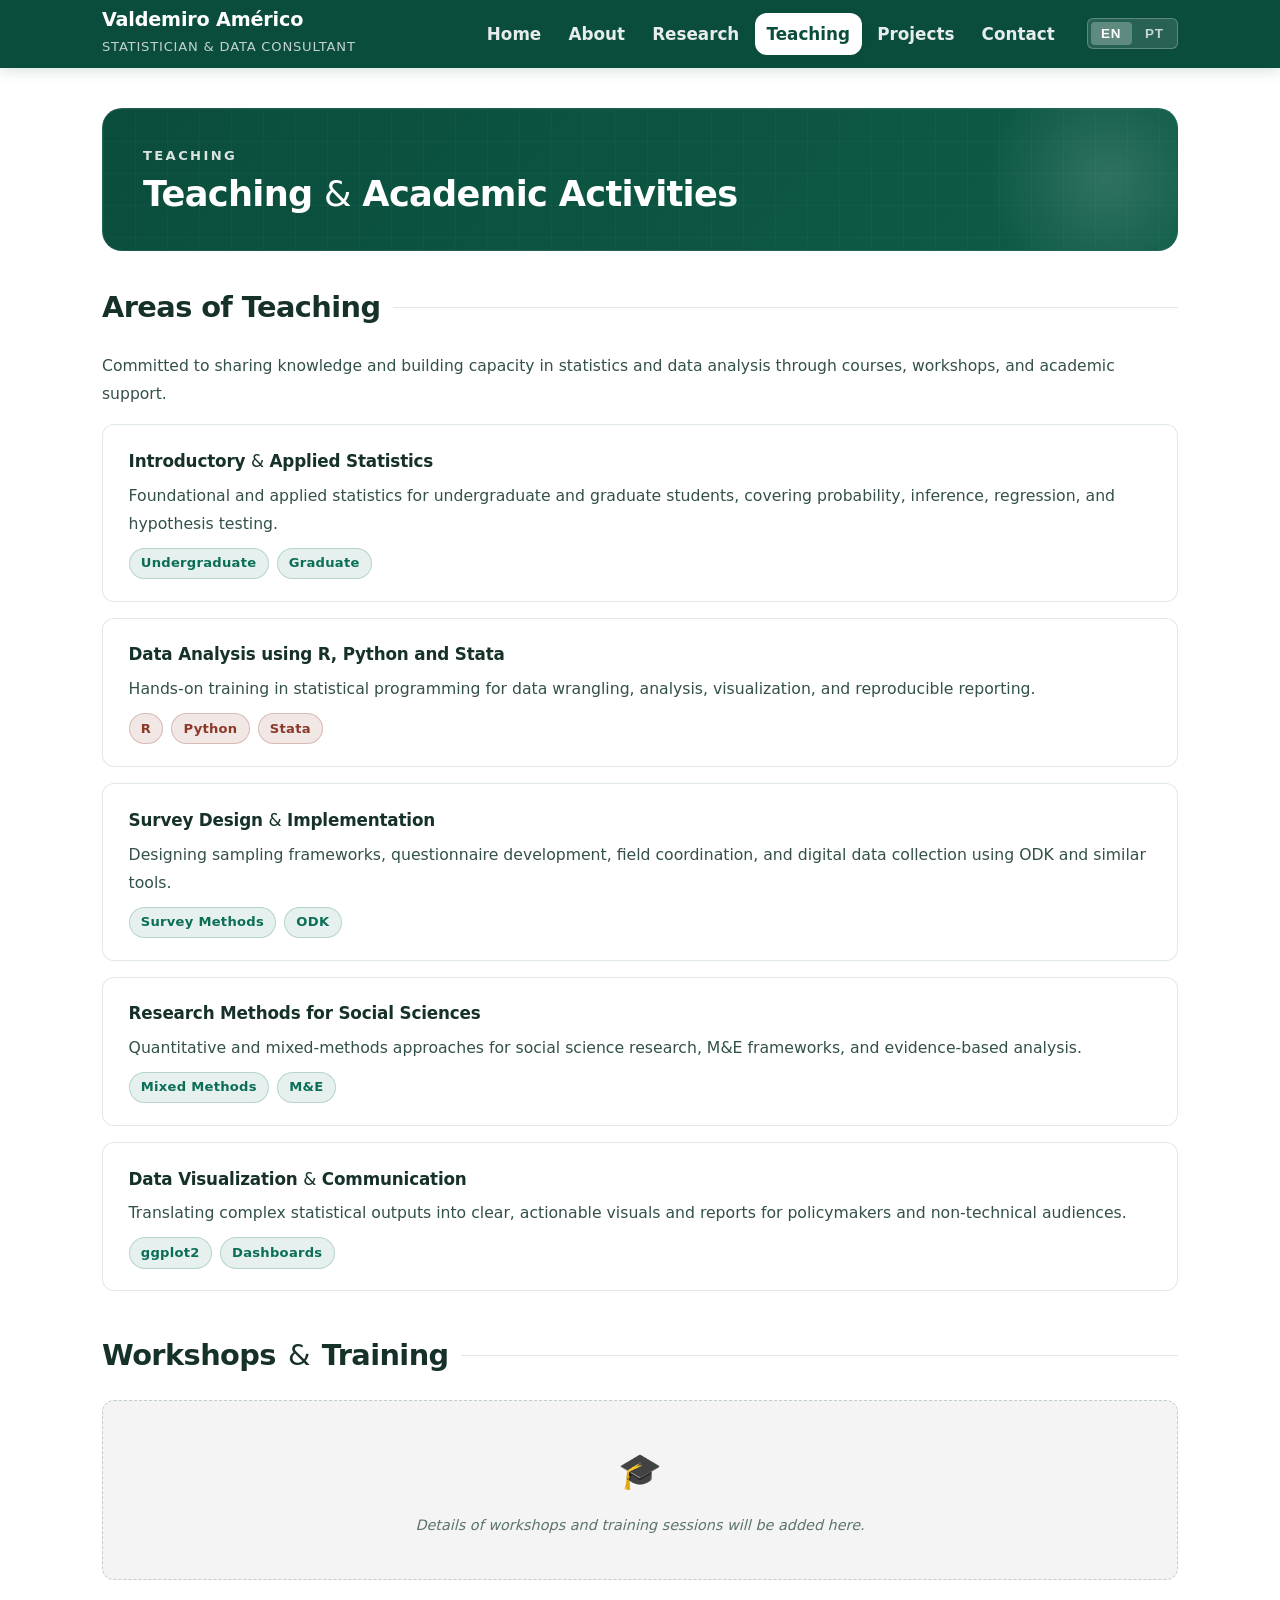
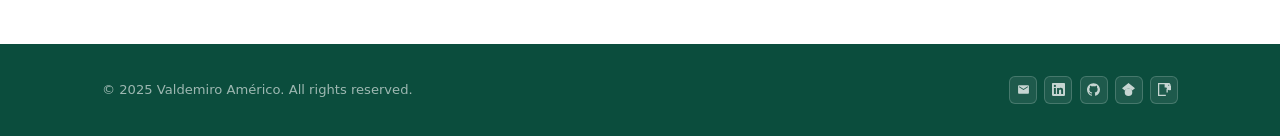
<file: teaching/index.html>
<!DOCTYPE html>
<html lang="en">
<head>
  <meta charset="UTF-8">
  <meta name="viewport" content="width=device-width, initial-scale=1.0">
  <title>Teaching | Valdemiro Américo</title>
  <link rel="stylesheet" href="/style.css">
  <link rel="canonical" href="https://valdemiroamerico.com/teaching/">
</head>
<body data-page="teaching">
<header>
  <nav>
    <div class="nav-brand">
      <h1>Valdemiro Américo</h1>
      <p class="lang-en">Statistician &amp; Data Consultant</p>
      <p class="lang-pt">Estatístico &amp; Consultor de Dados</p>
    </div>
    <div class="nav-right">
      <ul>
        <li><a href="/" data-page="index"><span class="lang-en">Home</span><span class="lang-pt">Início</span></a></li>
        <li><a href="/about/" data-page="about"><span class="lang-en">About</span><span class="lang-pt">Sobre</span></a></li>
        <li><a href="/research/" data-page="research"><span class="lang-en">Research</span><span class="lang-pt">Pesquisa</span></a></li>
        <li><a href="/teaching/" data-page="teaching"><span class="lang-en">Teaching</span><span class="lang-pt">Ensino</span></a></li>
        <li><a href="/projects/" data-page="projects"><span class="lang-en">Projects</span><span class="lang-pt">Projectos</span></a></li>
        <li><a href="/contact/" data-page="contact"><span class="lang-en">Contact</span><span class="lang-pt">Contacto</span></a></li>
      </ul>
      <div class="language-switcher">
        <button onclick="setLanguage('en')" id="btn-en">EN</button>
        <button onclick="setLanguage('pt')" id="btn-pt">PT</button>
      </div>
    </div>
  </nav>
</header>

<main>

  <div class="page-banner">
    <p class="eyebrow lang-en">Teaching</p>
    <p class="eyebrow lang-pt">Ensino</p>
<h2 class="lang-en">Teaching <span class="amp">&amp;</span> Academic Activities</h2>
<h2 class="lang-pt">Ensino <span class="amp">&amp;</span> Actividades Académicas</h2>
  </div>

  <!-- English -->
  <div class="lang-en">
    <section>
      <h2>Areas of Teaching</h2>
      <p>Committed to sharing knowledge and building capacity in statistics and data analysis through courses, workshops, and academic support.</p>
      <div class="item-list">
        <div class="item-card">
          <h3>Introductory <span class="amp">&amp;</span> Applied Statistics</h3>
          <p>Foundational and applied statistics for undergraduate and graduate students, covering probability, inference, regression, and hypothesis testing.</p>
          <div class="meta"><span class="tag">Undergraduate</span><span class="tag">Graduate</span></div>
        </div>
        <div class="item-card">
          <h3>Data Analysis using R, Python and Stata</h3>
          <p>Hands-on training in statistical programming for data wrangling, analysis, visualization, and reproducible reporting.</p>
          <div class="meta"><span class="tag accent">R</span><span class="tag accent">Python</span><span class="tag accent">Stata</span></div>
        </div>
        <div class="item-card">
          <h3>Survey Design <span class="amp">&amp;</span> Implementation</h3>
          <p>Designing sampling frameworks, questionnaire development, field coordination, and digital data collection using ODK and similar tools.</p>
          <div class="meta"><span class="tag">Survey Methods</span><span class="tag">ODK</span></div>
        </div>
        <div class="item-card">
          <h3>Research Methods for Social Sciences</h3>
          <p>Quantitative and mixed-methods approaches for social science research, M&amp;E frameworks, and evidence-based analysis.</p>
          <div class="meta"><span class="tag">Mixed Methods</span><span class="tag">M&amp;E</span></div>
        </div>
        <div class="item-card">
         <h3>Data Visualization <span class="amp">&amp;</span> Communication</h3>
          <p>Translating complex statistical outputs into clear, actionable visuals and reports for policymakers and non-technical audiences.</p>
          <div class="meta"><span class="tag">ggplot2</span><span class="tag">Dashboards</span></div>
        </div>
      </div>
    </section>

    <section style="margin-top: 2.5rem;">
      <h2>Workshops <span class="amp">&amp;</span> Training</h2>
      <div class="empty-state">
        <span class="empty-icon">🎓</span>
        <p>Details of workshops and training sessions will be added here.</p>
      </div>
    </section>
  </div>

  <!-- Portuguese -->
  <div class="lang-pt">
    <section>
      <h2>Áreas de Ensino</h2>
      <p>Comprometido em compartilhar conhecimento e desenvolver capacidades em estatística e análise de dados através de cursos, workshops e apoio académico.</p>
      <div class="item-list">
        <div class="item-card">
          <h3>Estatística Introdutória e Aplicada</h3>
          <p>Estatística fundamental e aplicada para estudantes de graduação e pós-graduação, incluindo probabilidade, inferência, regressão e testes de hipóteses.</p>
          <div class="meta"><span class="tag">Graduação</span><span class="tag">Pós-graduação</span></div>
        </div>
        <div class="item-card">
          <h3>Análise de Dados usando R, Python e Stata</h3>
          <p>Treinamento prático em programação estatística para manipulação de dados, análise, visualização e relatórios reprodutíveis.</p>
          <div class="meta"><span class="tag accent">R</span><span class="tag accent">Python</span><span class="tag accent">Stata</span></div>
        </div>
        <div class="item-card">
          <h3>Conceção e Implementação de Inquéritos</h3>
          <p>Frameworks de amostragem, desenvolvimento de questionários, coordenação de campo e colecta digital de dados com ODK e ferramentas similares.</p>
          <div class="meta"><span class="tag">Métodos de Inquérito</span><span class="tag">ODK</span></div>
        </div>
        <div class="item-card">
          <h3>Métodos de Pesquisa para Ciências Sociais</h3>
          <p>Abordagens quantitativas e mistas para pesquisa em ciências sociais, frameworks de M&amp;A e análise baseada em evidências.</p>
          <div class="meta"><span class="tag">Métodos Mistos</span><span class="tag">M&amp;A</span></div>
        </div>
        <div class="item-card">
          <h3>Visualização e Comunicação de Dados</h3>
          <p>Transformar resultados estatísticos complexos em visuais e relatórios claros para decisores e públicos não técnicos.</p>
          <div class="meta"><span class="tag">ggplot2</span><span class="tag">Dashboards</span></div>
        </div>
      </div>
    </section>

    <section style="margin-top: 2.5rem;">
      <h2>Workshops e Formação</h2>
      <div class="empty-state">
        <span class="empty-icon">🎓</span>
        <p>Detalhes sobre workshops e sessões de formação serão adicionados aqui.</p>
      </div>
    </section>
  </div>

</main>

<script>
  function setLanguage(lang) {
    document.body.setAttribute('data-lang', lang);
    localStorage.setItem('preferredLanguage', lang);
    document.getElementById('btn-en').classList.toggle('active', lang === 'en');
    document.getElementById('btn-pt').classList.toggle('active', lang === 'pt');
  }
  window.addEventListener('DOMContentLoaded', function () {
    const savedLang = localStorage.getItem('preferredLanguage') || 'en';
    setLanguage(savedLang);
    document.querySelectorAll('nav a[data-page="teaching"]').forEach(a => a.classList.add('active-page'));
  });
</script>
<footer>
  <div class="footer-inner">
    <div>
      <div class="footer-copy lang-en">&copy; 2025 Valdemiro Américo. All rights reserved.</div>
      <div class="footer-copy lang-pt">&copy; 2025 Valdemiro Américo. Todos os direitos reservados.</div>
    </div>
    <div class="footer-socials">
      <!-- Email -->
      <a class="footer-social-link" href="mailto:valdemiroeusebio2@gmail.com" title="Email">
        <svg viewBox="0 0 24 24" xmlns="http://www.w3.org/2000/svg"><path d="M20 4H4c-1.1 0-2 .9-2 2v12c0 1.1.9 2 2 2h16c1.1 0 2-.9 2-2V6c0-1.1-.9-2-2-2zm0 4-8 5-8-5V6l8 5 8-5v2z"/></svg>
      </a>
      <!-- LinkedIn -->
      <a class="footer-social-link" href="https://www.linkedin.com/in/valdemiroamerico/" target="_blank" rel="noopener" title="LinkedIn">
        <svg viewBox="0 0 24 24" xmlns="http://www.w3.org/2000/svg"><path d="M20.447 20.452h-3.554v-5.569c0-1.328-.027-3.037-1.852-3.037-1.853 0-2.136 1.445-2.136 2.939v5.667H9.351V9h3.414v1.561h.046c.477-.9 1.637-1.85 3.37-1.85 3.601 0 4.267 2.37 4.267 5.455v6.286zM5.337 7.433a2.062 2.062 0 0 1-2.063-2.065 2.064 2.064 0 1 1 2.063 2.065zm1.782 13.019H3.555V9h3.564v11.452zM22.225 0H1.771C.792 0 0 .774 0 1.729v20.542C0 23.227.792 24 1.771 24h20.451C23.2 24 24 23.227 24 22.271V1.729C24 .774 23.2 0 22.222 0h.003z"/></svg>
      </a>
      <!-- GitHub -->
      <a class="footer-social-link" href="https://github.com/ValdemiroAmerico" target="_blank" rel="noopener" title="GitHub">
        <svg viewBox="0 0 24 24" xmlns="http://www.w3.org/2000/svg"><path d="M12 .297c-6.63 0-12 5.373-12 12 0 5.303 3.438 9.8 8.205 11.385.6.113.82-.258.82-.577 0-.285-.01-1.04-.015-2.04-3.338.724-4.042-1.61-4.042-1.61C4.422 18.07 3.633 17.7 3.633 17.7c-1.087-.744.084-.729.084-.729 1.205.084 1.838 1.236 1.838 1.236 1.07 1.835 2.809 1.305 3.495.998.108-.776.417-1.305.76-1.605-2.665-.3-5.466-1.332-5.466-5.93 0-1.31.465-2.38 1.235-3.22-.135-.303-.54-1.523.105-3.176 0 0 1.005-.322 3.3 1.23.96-.267 1.98-.399 3-.405 1.02.006 2.04.138 3 .405 2.28-1.552 3.285-1.23 3.285-1.23.645 1.653.24 2.873.12 3.176.765.84 1.23 1.91 1.23 3.22 0 4.61-2.805 5.625-5.475 5.92.42.36.81 1.096.81 2.22 0 1.606-.015 2.896-.015 3.286 0 .315.21.69.825.57C20.565 22.092 24 17.592 24 12.297c0-6.627-5.373-12-12-12"/></svg>
      </a>
      <!-- Google Scholar -->
      <a class="footer-social-link" href="https://scholar.google.com/citations?user=valdemiro-americo" target="_blank" rel="noopener" title="Google Scholar">
        <svg viewBox="0 0 24 24" xmlns="http://www.w3.org/2000/svg"><path d="M5.242 13.769 0 9.5 12 0l12 9.5-5.242 4.269C17.548 11.249 14.978 9.5 12 9.5c-2.977 0-5.548 1.748-6.758 4.269zM12 10a7 7 0 1 0 0 14 7 7 0 0 0 0-14z"/></svg>
      </a>
      <!-- ResearchGate -->
      <a class="footer-social-link" href="https://www.researchgate.net/profile/Valdemiro-Americo" target="_blank" rel="noopener" title="ResearchGate">
        <svg viewBox="0 0 24 24" xmlns="http://www.w3.org/2000/svg"><path d="M19.586 0c-.818 0-1.508.19-2.073.565-.563.377-.97.936-1.213 1.68a12.193 12.193 0 0 0-.368 3.12 21.27 21.27 0 0 0 .183 2.923c.26 1.58.822 2.854 1.687 3.816.863.963 2.065 1.445 3.605 1.445.857 0 1.63-.2 2.318-.598a4.318 4.318 0 0 0 1.6-1.64 4.91 4.91 0 0 0 .586-2.39 4.91 4.91 0 0 0-.586-2.392 4.318 4.318 0 0 0-1.6-1.64C23.06 4.504 22.286 4.305 21.43 4.305c-.64 0-1.224.13-1.75.388a3.545 3.545 0 0 0-1.274 1.073c.07-.786.236-1.407.5-1.864.26-.455.618-.683 1.073-.683.34 0 .612.096.818.29.204.192.356.476.455.852l2.226-.3c-.173-.844-.53-1.508-1.07-1.99C21.87.26 21.128.002 20.235 0zm-3.905 10.79v6.58h2.38v-6.58zm1.19-3.946a1.343 1.343 0 1 0 0 2.686 1.343 1.343 0 0 0 0-2.686zM0 0v24h14.47v-2.344H2.344V2.344h9.87V8.47h6.126V0z"/></svg>
      </a>
    </div>
  </div>
</footer>

</body>
</html>
</file>
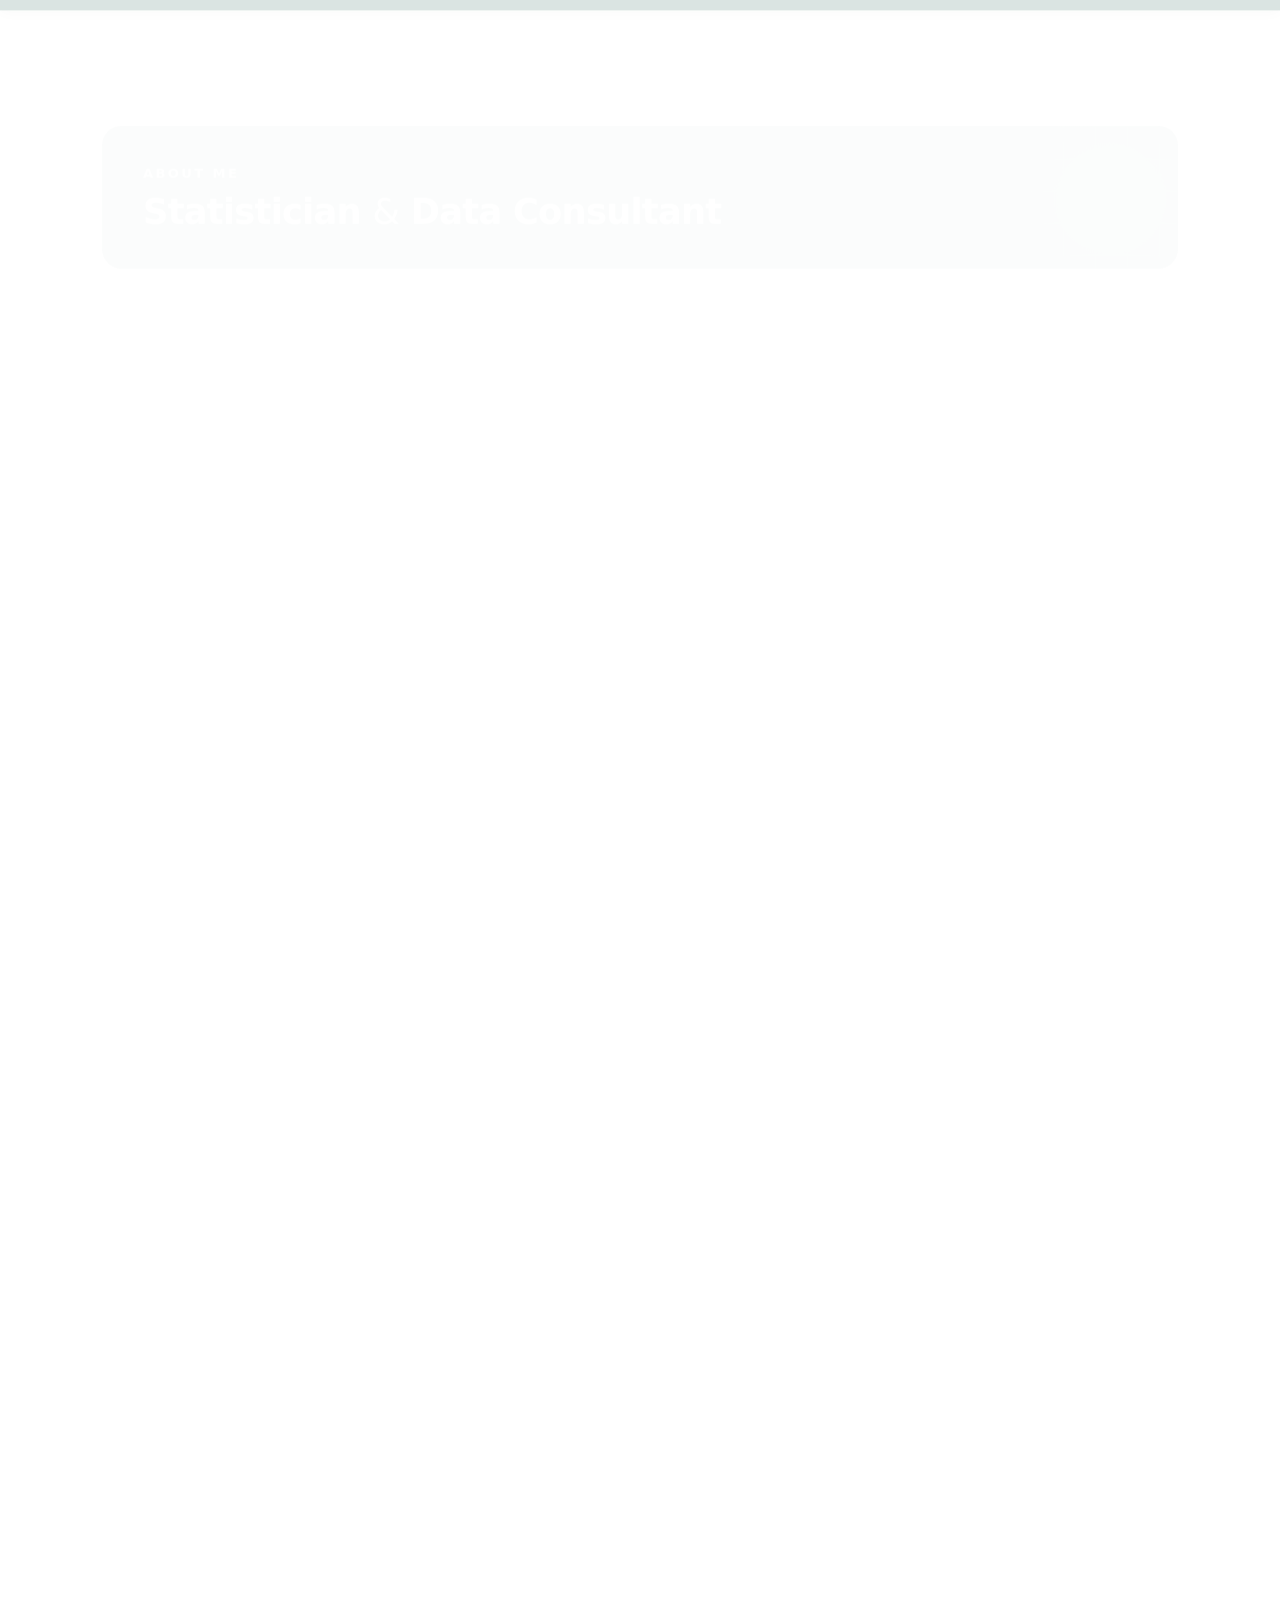
<file: about.html>
<!DOCTYPE html>
<html lang="en">
<head>
  <meta charset="UTF-8">
  <title>Redirecting…</title>
  <link rel="canonical" href="https://valdemiroamerico.com/about/">
  <meta http-equiv="refresh" content="0; url=/about/">
</head>
<body>
  <p>This page has moved to <a href="/about/">/about/</a>.</p>
</body>
</html>
</file>
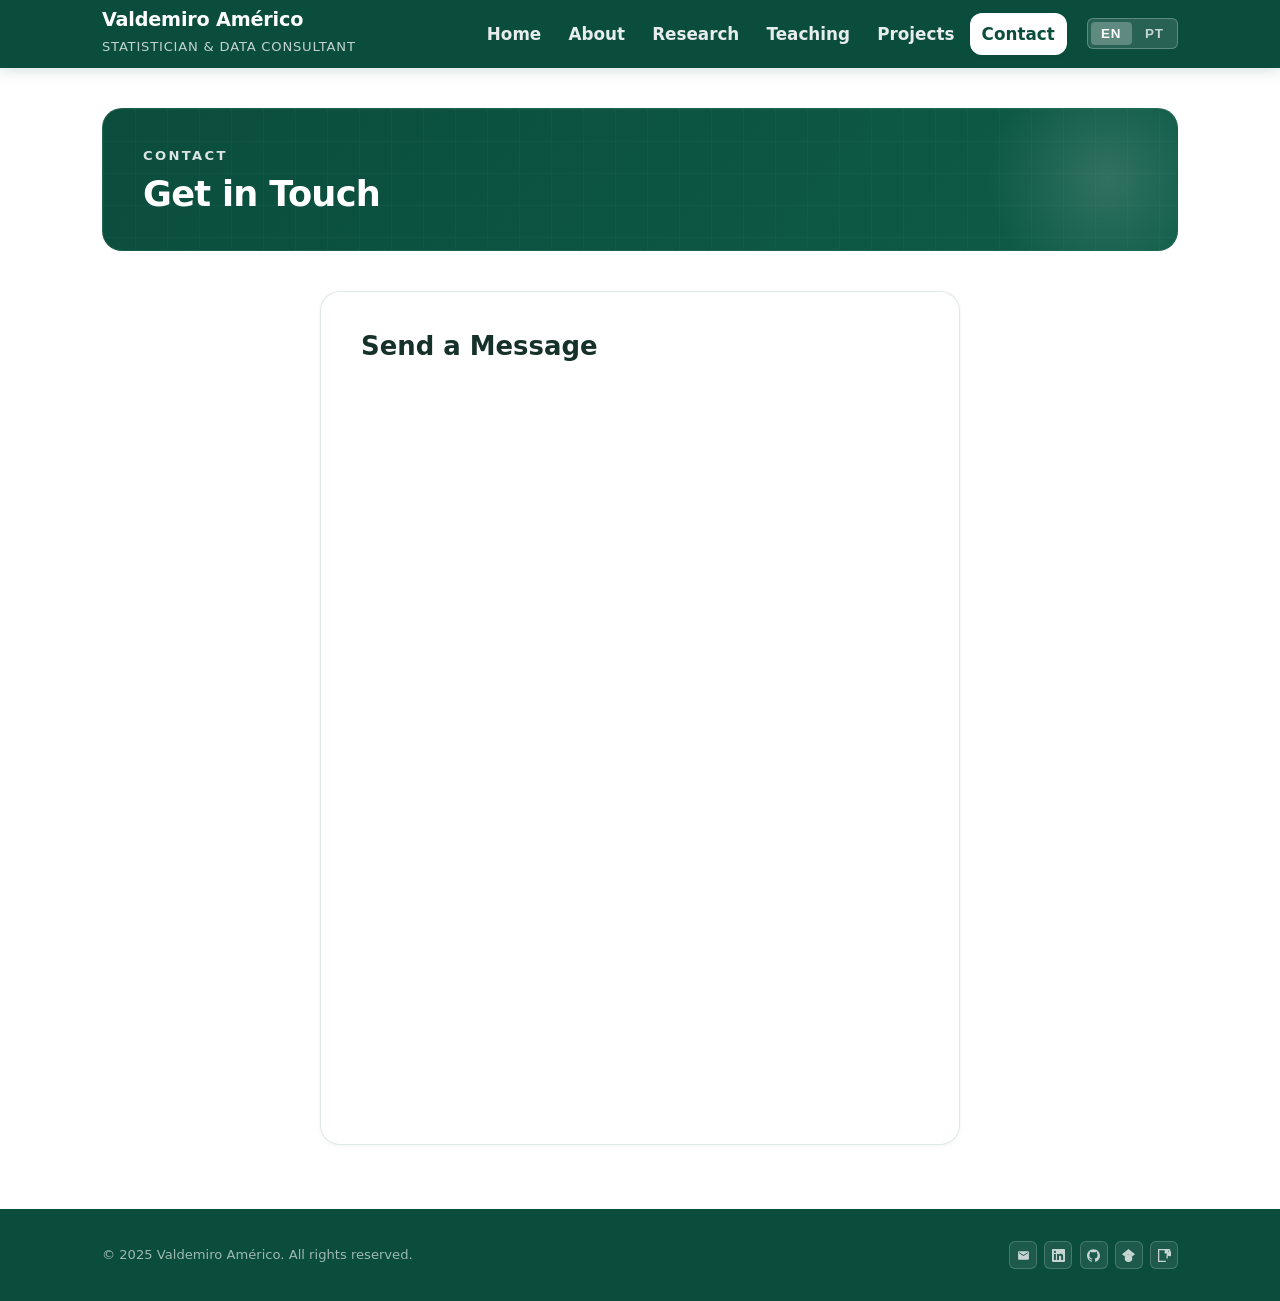
<file: contact.html>
<!DOCTYPE html>
<html lang="en">
<head>
  <meta charset="UTF-8">
  <title>Redirecting…</title>
  <link rel="canonical" href="https://valdemiroamerico.com/contact/">
  <meta http-equiv="refresh" content="0; url=/contact/">
</head>
<body>
  <p>This page has moved to <a href="/contact/">/contact/</a>.</p>
</body>
</html>
</file>
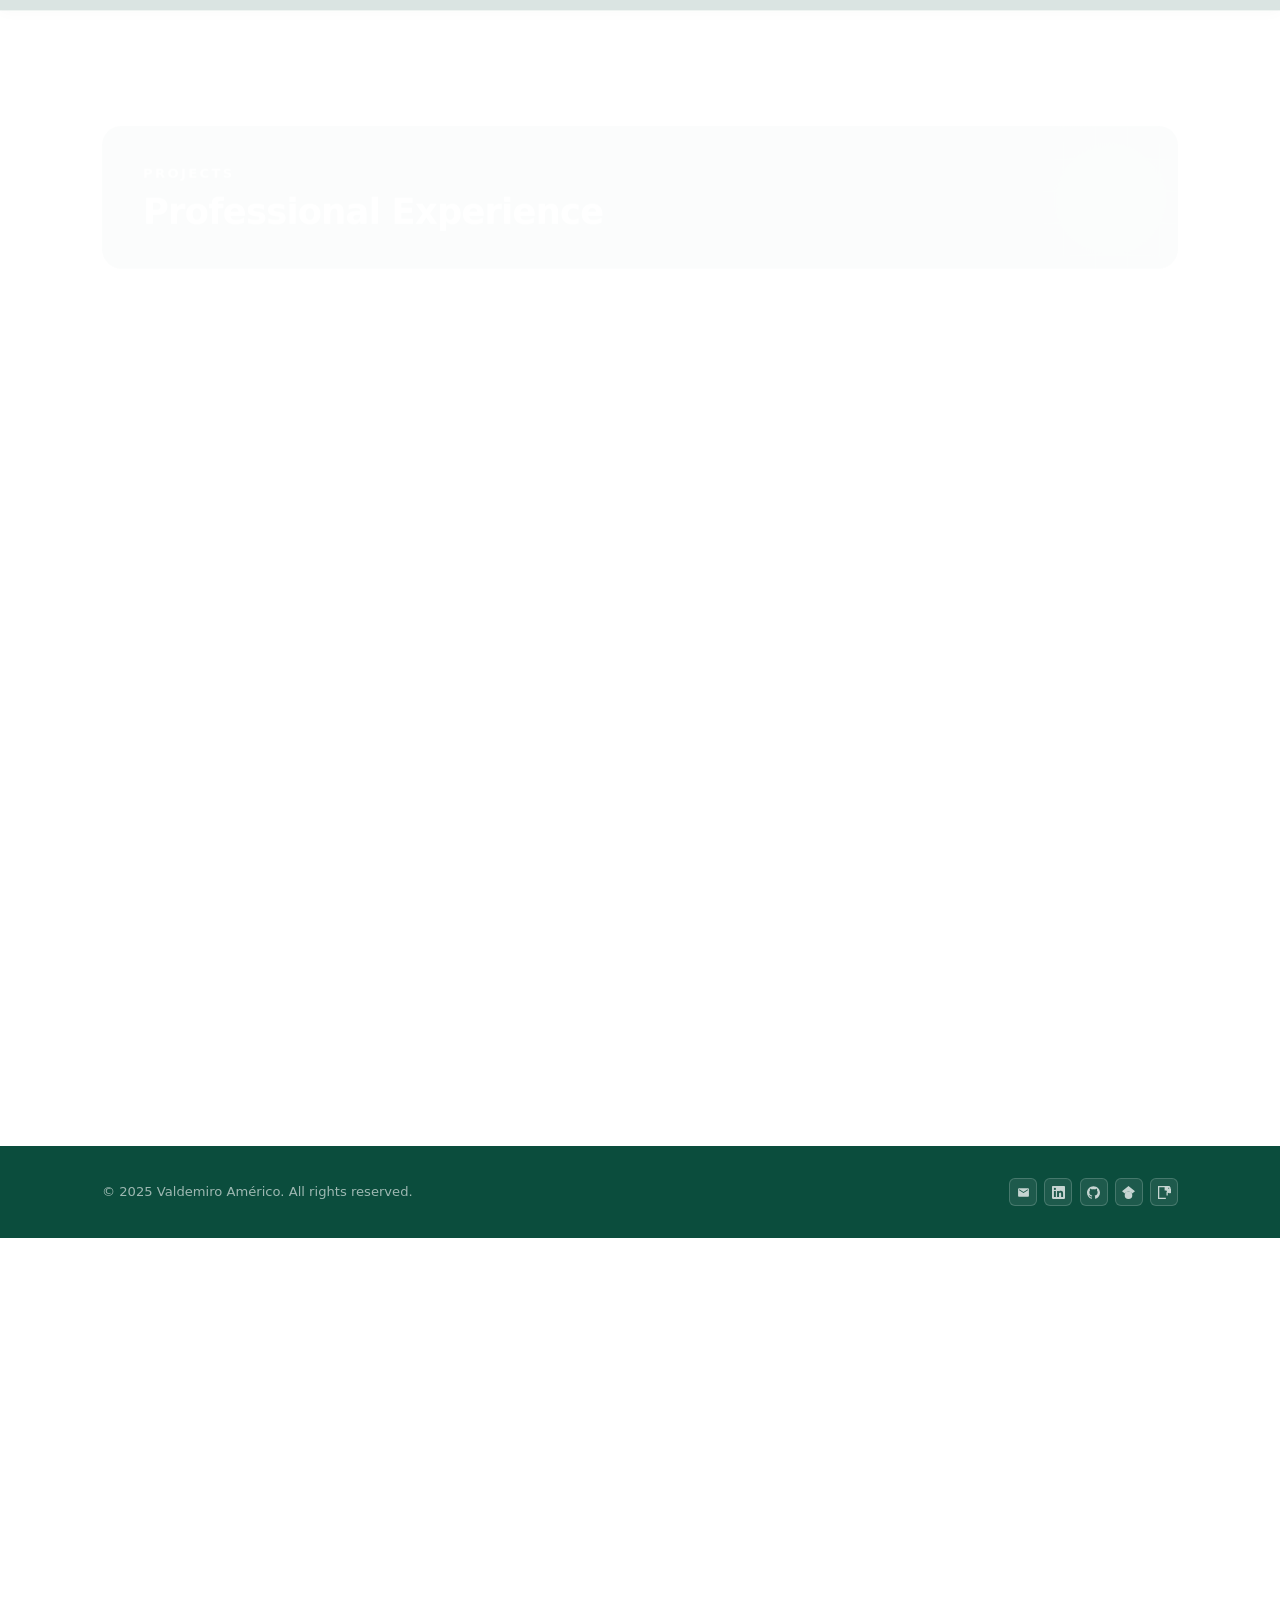
<file: projects.html>
<!DOCTYPE html>
<html lang="en">
<head>
  <meta charset="UTF-8">
  <title>Redirecting…</title>
  <link rel="canonical" href="https://valdemiroamerico.com/projects/">
  <meta http-equiv="refresh" content="0; url=/projects/">
</head>
<body>
  <p>This page has moved to <a href="/projects/">/projects/</a>.</p>
</body>
</html>
</file>
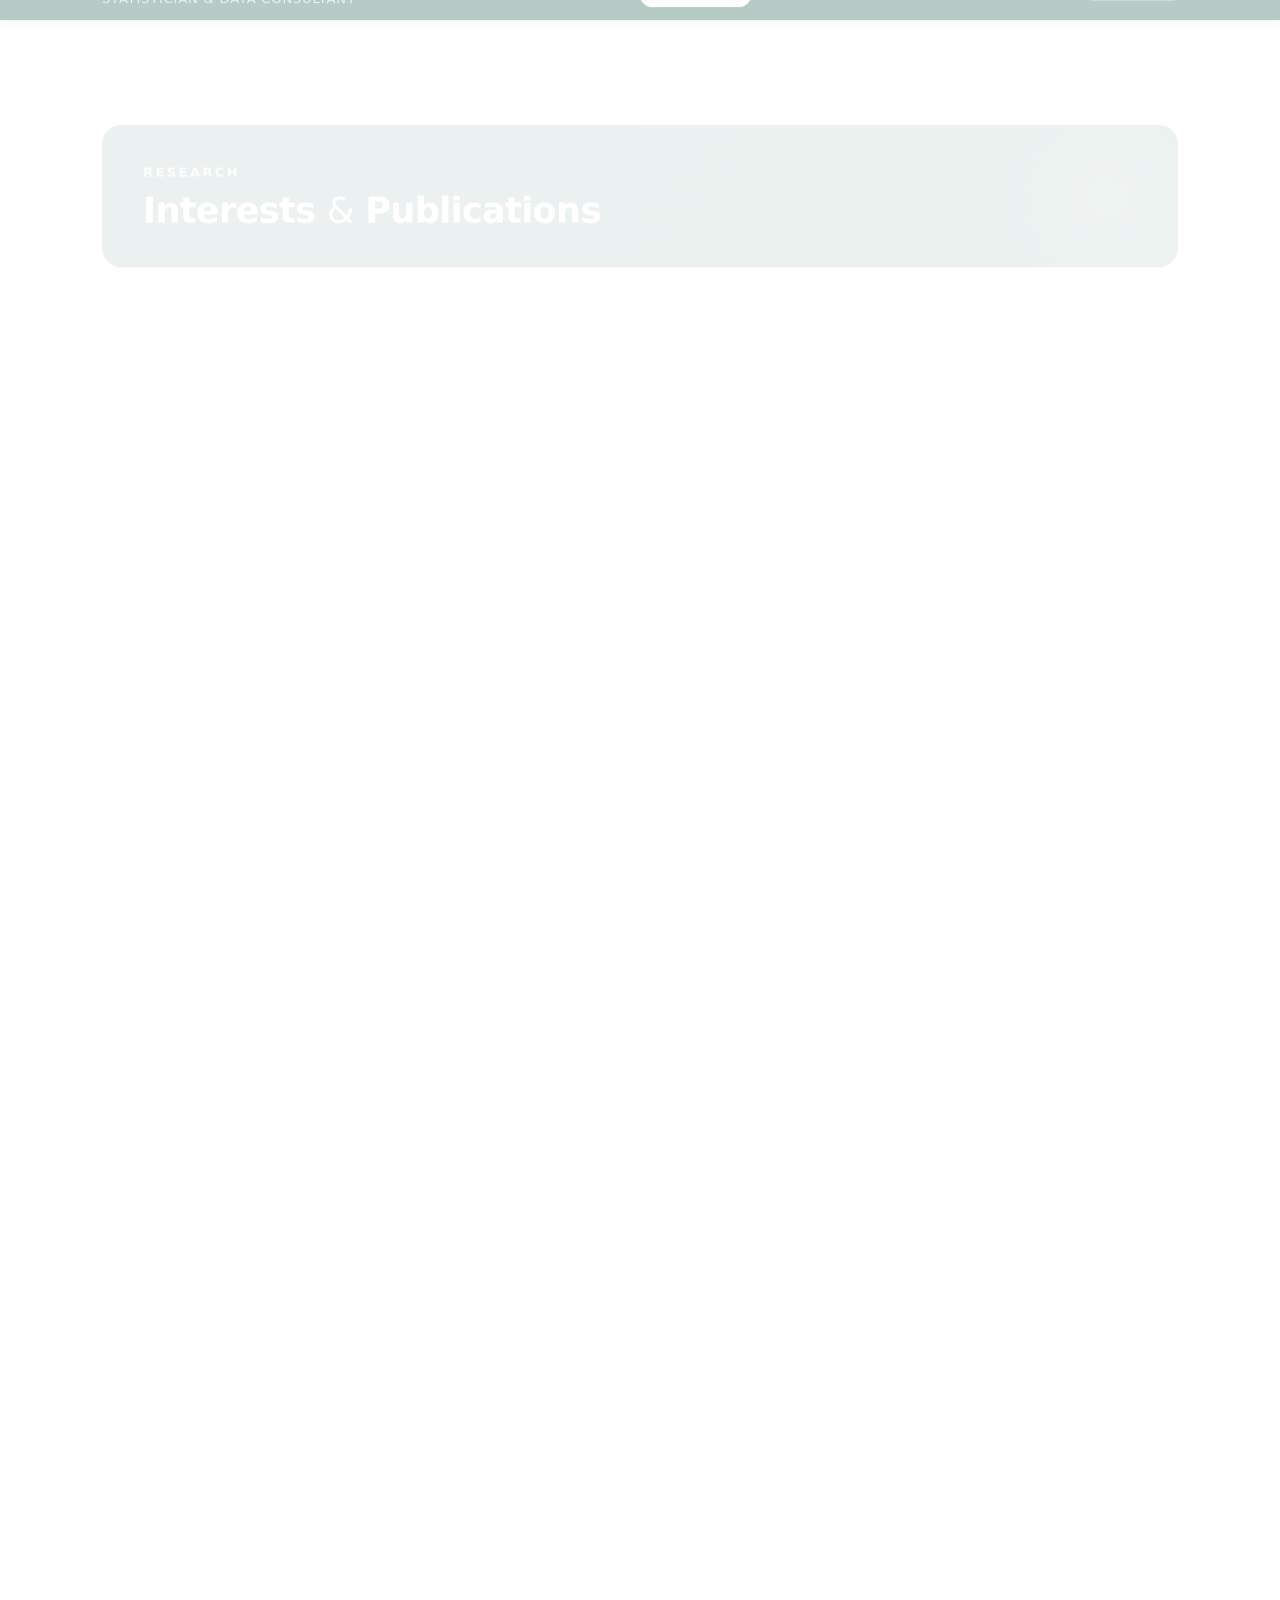
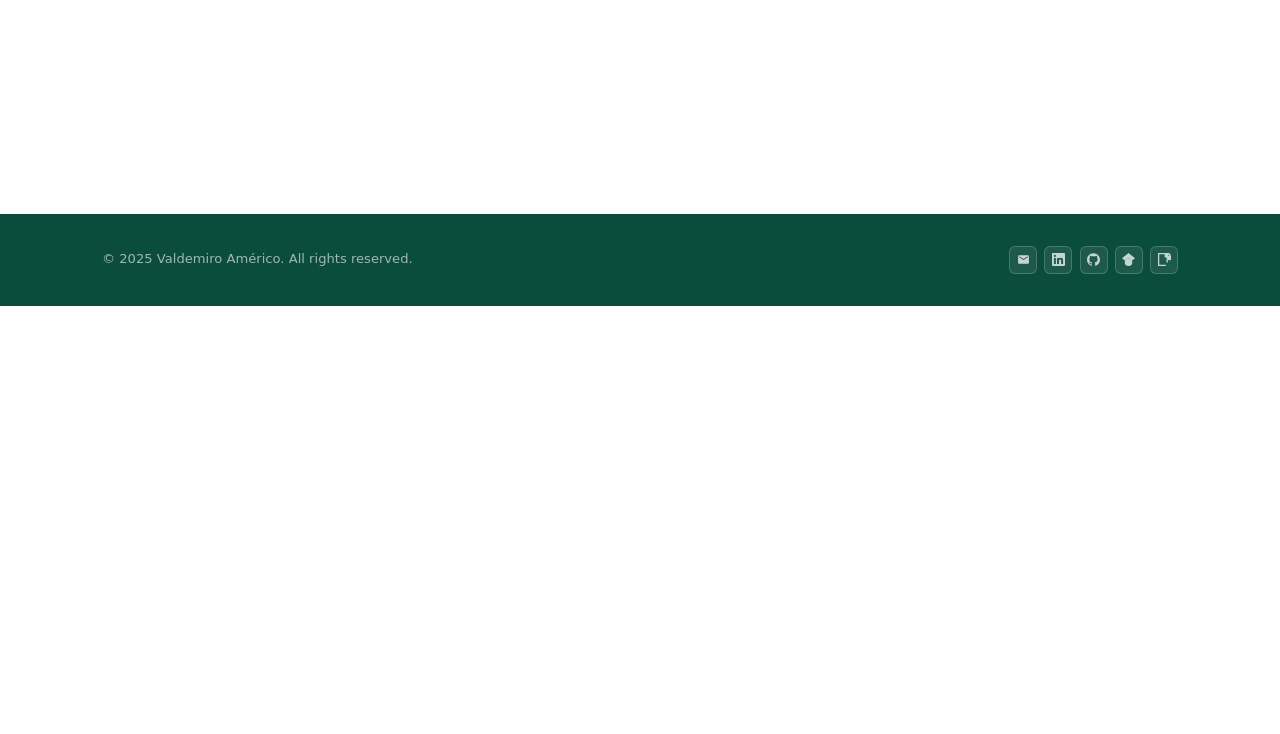
<file: research.html>
<!DOCTYPE html>
<html lang="en">
<head>
  <meta charset="UTF-8">
  <title>Redirecting…</title>
  <link rel="canonical" href="https://valdemiroamerico.com/research/">
  <meta http-equiv="refresh" content="0; url=/research/">
</head>
<body>
  <p>This page has moved to <a href="/research/">/research/</a>.</p>
</body>
</html>
</file>
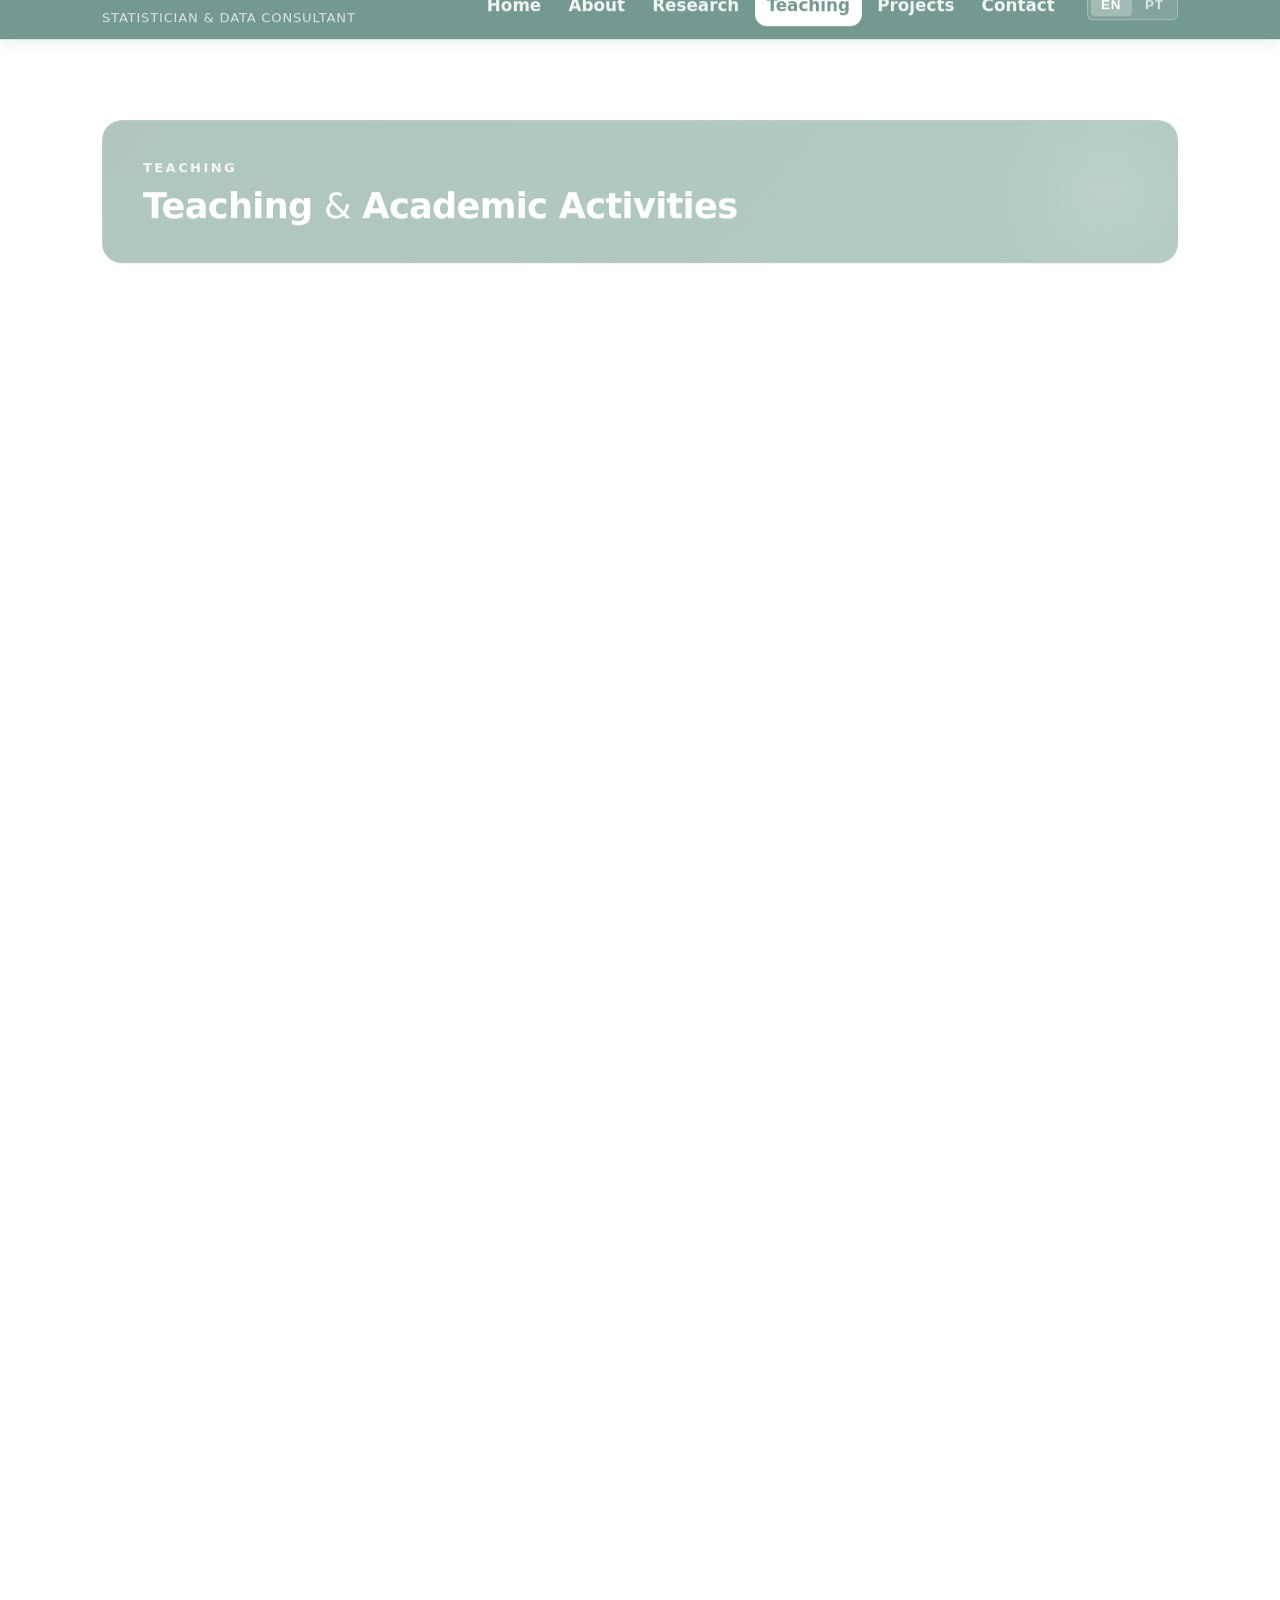
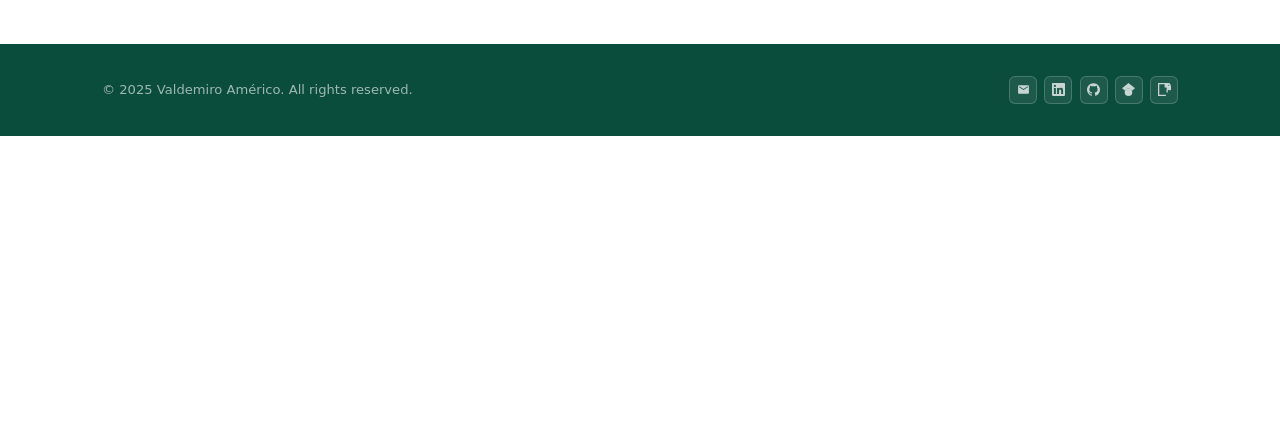
<file: teaching.html>
<!DOCTYPE html>
<html lang="en">
<head>
  <meta charset="UTF-8">
  <title>Redirecting…</title>
  <link rel="canonical" href="https://valdemiroamerico.com/teaching/">
  <meta http-equiv="refresh" content="0; url=/teaching/">
</head>
<body>
  <p>This page has moved to <a href="/teaching/">/teaching/</a>.</p>
</body>
</html>
</file>
<file: style.css>
@import url('https://fonts.googleapis.com/css2?family=Fira+Code:wght@400;500&display=swap');

/* ══════════════════════════════════════════════════════
   DESIGN TOKENS  — Dark-mode professional palette
══════════════════════════════════════════════════════ */
:root {
  /* Backgrounds — light, matching reference site */
  --bg-base:        #ffffff;   /* page background */
  --bg-surface:     #ffffff;   /* cards, panels */
  --bg-surface-2:   #f4f4f5;   /* slightly lifted surface */
  --bg-surface-3:   #e9e9eb;   /* hover / sidebar */

  /* Borders */
  --border:         rgba(11,77,61,0.12);
  --border-mid:     rgba(11,77,61,0.22);

  /* Text */
  --text-primary:   #16302a;
  --text-secondary: #33504a;
  --text-muted:     #5c746d;

  /* Brand colours — deep teal/green, as in the navbar reference */
  --sky:            #0b6e57;
  --sky-light:      #14b58e;
  --sky-pale:       rgba(11,110,87,0.10);
  --accent:         #0b4d3d;
  --accent-soft:    rgba(11,77,61,0.10);
  --accent2:        #8b3a2a;
  --accent2-soft:   rgba(139,58,42,0.12);
  --navy:           #0b4d3d;   /* kept for footer compat */

  /* Typography */
--font-display: ui-sans-serif, system-ui, sans-serif, 'Apple Color Emoji', 'Segoe UI Emoji', 'Segoe UI Symbol', 'Noto Color Emoji';
--font-body:    ui-sans-serif, system-ui, sans-serif, 'Apple Color Emoji', 'Segoe UI Emoji', 'Segoe UI Symbol', 'Noto Color Emoji';
--font-mono:    'Fira Code', monospace;

  /* Shape */
  --radius-sm:  6px;
  --radius-md:  12px;
  --radius-lg:  20px;

  /* Shadows */
  --shadow-sm: 0 1px 4px rgba(15,45,38,0.06);
  --shadow-md: 0 6px 20px rgba(15,45,38,0.09);
  --shadow-lg: 0 16px 48px rgba(15,45,38,0.14);

  --transition: 0.25s cubic-bezier(0.4,0,0.2,1);
}

.amp {
  font-family: ui-sans-serif, system-ui, sans-serif, 'Apple Color Emoji', 'Segoe UI Emoji', 'Segoe UI Symbol', 'Noto Color Emoji';
  font-weight: 400;
  font-style: normal;
}


.nav-toggle { display: none; }


.pub-link {
  display: inline-block;
  margin-top: 0.6rem;
  font-size: 0.85rem;
  color: var(--sky);
  text-decoration: none;
  font-weight: 700;
}
.pub-link:hover { text-decoration: underline; }

/* ══════════════════════════════════════════════════════
   RESET & BASE
══════════════════════════════════════════════════════ */
*, *::before, *::after { margin:0; padding:0; box-sizing:border-box; }

html { scroll-behavior: smooth; }

body {
  font-family: var(--font-body);
  font-size: 1.08rem;
  line-height: 1.7;
  color: var(--text-primary);
  background: var(--bg-base);
  -webkit-font-smoothing: antialiased;
  letter-spacing: 0;
}

h1, h2, h3, .font-display {
  font-optical-sizing: auto;
}

/* ══════════════════════════════════════════════════════
   PROSE — links & inline code inside body text
══════════════════════════════════════════════════════ */
p a,
li a,
.card a:not(.pub-link),
.item-card p a {
  color: var(--accent2);
  text-decoration: underline;
  text-decoration-color: rgba(139,58,42,0.4);
  text-underline-offset: 3px;
  font-weight: 700;
  transition: color var(--transition), text-decoration-color var(--transition);
}
p a:hover,
li a:hover,
.card a:not(.pub-link):hover,
.item-card p a:hover {
  color: #6b2c1f;
  text-decoration-color: currentColor;
}

code {
  font-family: var(--font-mono);
  font-size: 0.88em;
  color: var(--accent2);
  background: var(--accent2-soft);
  padding: 0.15em 0.45em;
  border-radius: 5px;
}

strong, b {
  color: var(--text-primary);
  font-weight: 700;
}

/* ══════════════════════════════════════════════════════
   HEADER / NAV
══════════════════════════════════════════════════════ */
header {
  background: var(--accent);
  border-bottom: none;
  position: sticky;
  top: 0;
  z-index: 100;
  box-shadow: 0 2px 14px rgba(11,77,61,0.18);
  animation: slideDown 0.5s ease both;
}

@keyframes slideDown {
  from { transform: translateY(-100%); opacity: 0; }
  to   { transform: translateY(0);     opacity: 1; }
}

nav {
  max-width: 1140px;
  margin: 0 auto;
  padding: 0 2rem;
  display: flex;
  justify-content: space-between;
  align-items: center;
  height: 68px;
}

.nav-brand h1 {
  font-family: var(--font-display);
  font-size: 1.2rem;
  font-weight: 700;
  color: #fff;
  letter-spacing: -0.01em;
  line-height: 1.2;
}

.nav-brand p {
  font-size: 0.82rem;
  font-weight: 400;
  color: rgba(255,255,255,0.75);
  letter-spacing: 0.06em;
  text-transform: uppercase;
}

.nav-right {
  display: flex;
  align-items: center;
  gap: 0;
}

nav ul {
  list-style: none;
  display: flex;
  align-items: center;
  gap: 0.2rem;
}

nav ul li a {
  display: block;
  text-decoration: none;
  color: rgba(255,255,255,0.9);
  font-family: var(--font-display);
  font-size: 1.05rem;
  font-weight: 700;
  padding: 0.4rem 0.75rem;
  border-radius: var(--radius-sm);
  transition: color var(--transition), background var(--transition);
}

nav ul li a:hover {
  color: #fff;
  background: rgba(255,255,255,0.14);
}

nav ul li a.active-page {
  color: var(--accent);
  background: #ffffff;
  font-weight: 700;
  border-radius: var(--radius-md);
  box-shadow: var(--shadow-sm);
}

nav ul li a.active-page:hover {
  color: var(--accent);
  background: #ffffff;
}

/* Language switcher */
.language-switcher {
  display: flex;
  gap: 0.2rem;
  align-items: center;
  margin-left: 1.25rem;
  background: rgba(255,255,255,0.12);
  border: 1px solid rgba(255,255,255,0.25);
  border-radius: var(--radius-sm);
  padding: 3px;
}

.language-switcher button {
  background: none;
  border: none;
  padding: 0.25rem 0.65rem;
  cursor: pointer;
  font-size: 0.84rem;
  font-weight: 700;
  color: rgba(255,255,255,0.75);
  border-radius: 4px;
  letter-spacing: 0.05em;
  transition: all var(--transition);
}

.language-switcher button:hover { color: #fff; }

.language-switcher button.active {
  background: rgba(255,255,255,0.25);
  color: #fff;
}

/* ══════════════════════════════════════════════════════
   LANGUAGE VISIBILITY
══════════════════════════════════════════════════════ */
.lang-en, .lang-pt { display: none; }
body[data-lang="en"] .lang-en { display: block; }
body[data-lang="pt"] .lang-pt { display: block; }
body[data-lang="en"] nav .lang-en { display: inline; }
body[data-lang="pt"] nav .lang-pt { display: inline; }
nav .lang-en, nav .lang-pt { display: none; }

/* ══════════════════════════════════════════════════════
   LAYOUT
══════════════════════════════════════════════════════ */
main {
  max-width: 1140px;
  margin: 2.5rem auto;
  padding: 0 2rem;
  min-height: calc(100vh - 180px);
}

/* Page entry animations */
main > * {
  animation: fadeUp 0.55s ease both;
}
main > *:nth-child(1) { animation-delay: 0.05s; }
main > *:nth-child(2) { animation-delay: 0.12s; }
main > *:nth-child(3) { animation-delay: 0.19s; }
main > *:nth-child(4) { animation-delay: 0.26s; }

@keyframes fadeUp {
  from { opacity:0; transform: translateY(18px); }
  to   { opacity:1; transform: translateY(0); }
}

/* ══════════════════════════════════════════════════════
   PAGE BANNER (inner pages top header)
══════════════════════════════════════════════════════ */
.page-banner {
  background: linear-gradient(130deg, var(--accent) 0%, #0e5c48 100%);
  border: 1px solid rgba(255,255,255,0.08);
  border-radius: var(--radius-lg);
  padding: 2.25rem 2.5rem;
  margin-bottom: 2rem;
  position: relative;
  overflow: hidden;
}

.page-banner::before {
  content: '';
  position: absolute; inset: 0;
  background-image:
    linear-gradient(rgba(255,255,255,0.025) 1px, transparent 1px),
    linear-gradient(90deg, rgba(255,255,255,0.025) 1px, transparent 1px);
  background-size: 32px 32px;
}

.page-banner::after {
  content: '';
  position: absolute;
  top: -60px; right: -60px;
  width: 260px; height: 260px;
  border-radius: 50%;
  background: radial-gradient(circle, rgba(255,255,255,0.14) 0%, transparent 65%);
  pointer-events: none;
}

.page-banner .eyebrow {
  font-size: 0.82rem;
  font-weight: 700;
  letter-spacing: 0.18em;
  text-transform: uppercase;
  color: rgba(255,255,255,0.85);
  margin-bottom: 0.4rem;
  position: relative; z-index: 1;
}

.page-banner h2 {
  font-family: var(--font-display);
  font-size: 2.2rem;
  font-weight: 700;
  color: #fff;
  letter-spacing: -0.02em;
  line-height: 1.15;
  border: none;
  margin-bottom: 0;
  position: relative; z-index: 1;
}
.page-banner h2::after { display: none; }

/* ══════════════════════════════════════════════════════
   CARDS
══════════════════════════════════════════════════════ */
.card {
  background: var(--bg-surface);
  border: 1px solid var(--border);
  border-radius: var(--radius-lg);
  padding: 2rem 2.5rem;
  box-shadow: var(--shadow-sm);
  transition: box-shadow var(--transition), transform var(--transition), border-color var(--transition);
}

.card:hover {
  box-shadow: var(--shadow-md);
  border-color: var(--border-mid);
  transform: translateY(-2px);
}

/* ══════════════════════════════════════════════════════
   SECTIONS (inner page content)
══════════════════════════════════════════════════════ */
section { margin-bottom: 2rem; }

section h2 {
  font-family: var(--font-display);
  font-size: 1.8rem;
  font-weight: 700;
  color: var(--text-primary);
  margin-bottom: 1.25rem;
  letter-spacing: -0.02em;
  display: flex;
  align-items: center;
  gap: 0.75rem;
}

section h2::after {
  content: '';
  flex: 1;
  height: 1px;
  background: var(--border);
}

section p {
  margin-bottom: 1rem;
  color: var(--text-secondary);
  font-size: 0.975rem;
  line-height: 1.8;
}

section ul { margin-left: 1.5rem; margin-bottom: 1rem; }
section ul li {
  margin-bottom: 0.5rem;
  color: var(--text-secondary);
  font-size: 0.975rem;
}

/* ══════════════════════════════════════════════════════
   TAGS
══════════════════════════════════════════════════════ */
.tag {
  display: inline-block;
  font-size: 0.82rem;
  font-weight: 700;
  color: var(--sky);
  background: var(--sky-pale);
  border: 1px solid rgba(11,110,87,0.22);
  padding: 0.22rem 0.7rem;
  border-radius: 99px;
  letter-spacing: 0.02em;
  transition: background var(--transition), transform var(--transition);
}
.tag:hover { background: rgba(11,110,87,0.18); transform: translateY(-1px); }

.tag.accent {
  color: var(--accent2);
  background: var(--accent2-soft);
  border-color: rgba(139,58,42,0.25);
}
.tag.accent:hover { background: rgba(139,58,42,0.2); }

.tag-group { display: flex; flex-wrap: wrap; gap: 0.5rem; margin-top: 0.5rem; }

/* ══════════════════════════════════════════════════════
   SIDEBAR CARDS
══════════════════════════════════════════════════════ */
.sidebar-card {
  background: var(--bg-surface);
  border: 1px solid var(--border);
  border-radius: var(--radius-md);
  padding: 1.25rem 1.5rem;
  box-shadow: var(--shadow-sm);
  margin-bottom: 1rem;
  transition: border-color var(--transition);
}
.sidebar-card:hover { border-color: var(--border-mid); }

.sidebar-card h3 {
  font-size: 0.82rem;
  font-weight: 700;
  color: var(--text-muted);
  letter-spacing: 0.12em;
  text-transform: uppercase;
  margin-bottom: 0.75rem;
}

/* ══════════════════════════════════════════════════════
   ABOUT GRID
══════════════════════════════════════════════════════ */
.about-grid {
  display: grid;
  grid-template-columns: 1fr 280px;
  gap: 2rem;
  align-items: start;
}

/* ══════════════════════════════════════════════════════
   TIMELINE
══════════════════════════════════════════════════════ */
.timeline { position: relative; padding-left: 1.5rem; margin-top: 0.5rem; }

.timeline::before {
  content: '';
  position: absolute;
  left: 0; top: 8px; bottom: 0;
  width: 2px;
  background: var(--border);
}

.timeline-item { position: relative; margin-bottom: 1.25rem; }

.timeline-item::before {
  content: '';
  position: absolute;
  left: -1.5rem; top: 7px;
  width: 8px; height: 8px;
  border-radius: 50%;
  background: var(--sky);
  border: 2px solid var(--bg-surface);
  box-shadow: 0 0 0 2px var(--sky-light);
  transition: transform var(--transition);
}
.timeline-item:hover::before { transform: scale(1.4); }

.timeline-item .year {
  font-family: var(--font-mono);
  font-size: 0.82rem;
  color: var(--text-muted);
  margin-bottom: 0.15rem;
  letter-spacing: 0.04em;
}
.timeline-item .title {
  font-size: 0.9rem;
  font-weight: 700;
  color: var(--text-primary);
  line-height: 1.4;
}
.timeline-item .sub {
  font-size: 0.82rem;
  color: var(--text-muted);
}

/* ══════════════════════════════════════════════════════
   STAT PILLS
══════════════════════════════════════════════════════ */
.stat-row { display: flex; gap: 0.75rem; flex-wrap: wrap; margin-top: 1.25rem; }

.stat-pill {
  display: flex;
  flex-direction: column;
  align-items: center;
  background: linear-gradient(135deg, #eef6f2, #e1ece7);
  border: 1px solid var(--border);
  color: var(--text-primary);
  border-radius: var(--radius-md);
  padding: 0.9rem 1.25rem;
  min-width: 90px;
  transition: transform var(--transition), box-shadow var(--transition), border-color var(--transition);
}
.stat-pill:hover {
  transform: translateY(-3px);
  box-shadow: var(--shadow-md);
  border-color: var(--border-mid);
}
.stat-pill .num {
  font-family: var(--font-display);
  font-size: 1.5rem;
  font-weight: 700;
  line-height: 1;
  margin-bottom: 0.2rem;
  color: var(--sky);
}
.stat-pill .label {
  font-size: 0.74rem;
  font-weight: 400;
  color: var(--text-muted);
  letter-spacing: 0.08em;
  text-transform: uppercase;
  text-align: center;
}

/* ══════════════════════════════════════════════════════
   ITEM CARDS (Research / Teaching / Projects)
══════════════════════════════════════════════════════ */
.item-list { display: flex; flex-direction: column; gap: 1rem; }

.item-card {
  background: var(--bg-surface);
  border: 1px solid var(--border);
  border-radius: var(--radius-md);
  padding: 1.35rem 1.6rem;
  transition: border-color var(--transition), box-shadow var(--transition), transform var(--transition);
  position: relative;
  overflow: hidden;
}

.item-card::before {
  content: '';
  position: absolute;
  left: 0; top: 0; bottom: 0;
  width: 5px;
  background: var(--sky);
  border-radius: 5px 0 0 5px;
  transform: scaleY(0);
  transform-origin: bottom;
  transition: transform var(--transition);
}

.item-card:hover {
  border-color: var(--border-mid);
  box-shadow: var(--shadow-md);
  transform: translateX(4px);
}
.item-card:hover::before { transform: scaleY(1); }

.item-card h3 {
  font-family: var(--font-display);
  font-size: 1.05rem;
  font-weight: 600;
  color: var(--text-primary);
  margin-bottom: 0.4rem;
  letter-spacing: -0.01em;
}

.item-card p {
  margin-bottom: 0.5rem;
  font-size: 0.98rem;
  color: var(--text-secondary);
}

.item-card .meta { display: flex; gap: 0.5rem; flex-wrap: wrap; margin-top: 0.6rem; }

.item-header {
  display: flex;
  justify-content: space-between;
  align-items: flex-start;
  margin-bottom: 0.6rem;
}

.item-role {
  font-size: 0.83rem;
  color: var(--text-muted);
  font-weight: 400;
}

/* ══════════════════════════════════════════════════════
   CONTACT GRID
══════════════════════════════════════════════════════ */
.contact-grid {
  display: grid;
  grid-template-columns: repeat(auto-fit, minmax(200px, 1fr));
  gap: 1rem;
  margin-top: 1rem;
}

.contact-item {
  display: flex;
  align-items: center;
  gap: 0.75rem;
  background: var(--bg-surface);
  border: 1px solid var(--border);
  border-radius: var(--radius-md);
  padding: 1rem 1.25rem;
  text-decoration: none;
  color: inherit;
  transition: border-color var(--transition), box-shadow var(--transition), transform var(--transition);
}
.contact-item:hover {
  border-color: rgba(11,110,87,0.4);
  box-shadow: 0 0 0 3px rgba(11,110,87,0.08);
  transform: translateY(-2px);
}

.contact-item .icon {
  width: 36px; height: 36px;
  border-radius: var(--radius-sm);
  background: var(--sky-pale);
  display: flex; align-items: center; justify-content: center;
  font-size: 1rem;
  flex-shrink: 0;
}

.contact-item .label {
  font-size: 0.82rem;
  color: var(--text-muted);
  margin-bottom: 0.1rem;
}
.contact-item .value {
  font-size: 0.88rem;
  font-weight: 700;
  color: var(--text-primary);
}

/* ══════════════════════════════════════════════════════
   EMPTY STATE
══════════════════════════════════════════════════════ */
.empty-state {
  background: var(--bg-surface-2);
  border: 1px dashed var(--border-mid);
  border-radius: var(--radius-md);
  padding: 2.5rem;
  text-align: center;
}
.empty-icon { font-size: 2.2rem; display: block; margin-bottom: 0.75rem; }
.empty-state p {
  color: var(--text-muted);
  font-style: italic;
  font-size: 0.9rem;
  margin: 0;
}

/* ══════════════════════════════════════════════════════
   FOOTER
══════════════════════════════════════════════════════ */
footer {
  background: var(--accent);
  border-top: none;
  color: rgba(255,255,255,0.6);
  margin-top: 4rem;
  padding: 2rem 0;
  font-size: 0.82rem;
}

.footer-inner {
  max-width: 1140px;
  margin: 0 auto;
  padding: 0 2rem;
  display: flex;
  align-items: center;
  justify-content: space-between;
  flex-wrap: wrap;
  gap: 1rem;
}

.footer-brand {
  font-family: var(--font-display);
  font-size: 0.95rem;
  font-weight: 600;
  color: rgba(255,255,255,0.65);
  letter-spacing: -0.01em;
  margin-bottom: 0.25rem;
}

.footer-copy { color: rgba(255,255,255,0.6); font-size: 0.82rem; }

.footer-socials { display: flex; align-items: center; gap: 0.45rem; }

.footer-social-link {
  display: flex; align-items: center; justify-content: center;
  width: 28px; height: 28px;
  border-radius: var(--radius-sm);
  background: rgba(255,255,255,0.08);
  border: 1px solid rgba(255,255,255,0.18);
  color: rgba(255,255,255,0.75);
  text-decoration: none;
  transition: background var(--transition), color var(--transition), border-color var(--transition), transform var(--transition);
}
.footer-social-link:hover {
  background: rgba(255,255,255,0.22);
  border-color: rgba(255,255,255,0.4);
  color: #fff;
  transform: translateY(-2px);
}
.footer-social-link svg { width: 13px; height: 13px; fill: currentColor; }

/* ══════════════════════════════════════════════════════
   RESPONSIVE
══════════════════════════════════════════════════════ */
@media (max-width: 800px) {
  nav { padding: 0 1.25rem; }
  nav ul { gap: 0; }
  nav ul li a { padding: 0.35rem 0.55rem; font-size: 0.82rem; }
  main { padding: 0 1.25rem; margin: 1.5rem auto; }
  .about-grid { grid-template-columns: 1fr; }
  .page-banner { padding: 1.75rem 1.5rem; }
  .page-banner h2 { font-size: 1.5rem; }
}

@media (max-width: 560px) {
  nav { flex-direction: column; align-items: flex-start; height: auto; padding: 1rem 1.25rem; gap: 0.75rem; }
  .nav-right { width: 100%; justify-content: space-between; }
  .footer-inner { flex-direction: column; align-items: flex-start; }
}

.hero-social-btn {
  display: flex;
  align-items: center;
  justify-content: center;
  width: 44px;
  height: 44px;
  border-radius: 50%;
  text-decoration: none;
  color: var(--text-secondary);
  background: var(--bg-surface-2);
  border: 1px solid var(--border);
  transition: all var(--transition);
}

.hero-social-btn:hover {
  color: var(--sky);
  border-color: rgba(11,110,87,0.4);
  transform: translateY(-2px);
}

.hero-social-btn svg {
  width: 20px;
  height: 20px;
  fill: currentColor;
}

/* ── Scroll animations ── */
.reveal {
  opacity: 0;
  transform: translateY(24px);
  transition: opacity 0.7s ease, transform 0.7s ease;
}

.reveal.visible {
  opacity: 1;
  transform: translateY(0);
}

.reveal-delay-1 { transition-delay: 0.1s; }
.reveal-delay-2 { transition-delay: 0.2s; }
.reveal-delay-3 { transition-delay: 0.3s; }
.reveal-delay-4 { transition-delay: 0.4s; }


.nav-toggle { display: none; }

@media (max-width: 700px) {
  .nav-toggle {
    display: flex;
    flex-direction: column;
    gap: 4px;
    background: none;
    border: none;
    cursor: pointer;
    padding: 0.5rem;
  }
  .nav-toggle span {
    width: 22px; height: 2px;
    background: #fff;
    border-radius: 2px;
  }
  .nav-right { display: none; flex-direction: column; align-items: flex-start; width: 100%; gap: 1rem; }
  .nav-right.open { display: flex; }
  nav { flex-wrap: wrap; height: auto; padding: 0.85rem 1.25rem; }
  nav ul { flex-direction: column; align-items: flex-start; width: 100%; gap: 0.25rem; }
  nav ul li a { display: block; width: 100%; padding: 0.6rem 0.5rem; }
}

.news-card-flex { display: flex; gap: 1.25rem; align-items: flex-start; }

@media (max-width: 560px) {
  .news-card-flex { flex-direction: column; }
  .news-card-flex img { width: 100%; height: 160px; }
  .item-header { flex-wrap: wrap; gap: 0.5rem; }
}
</file>
